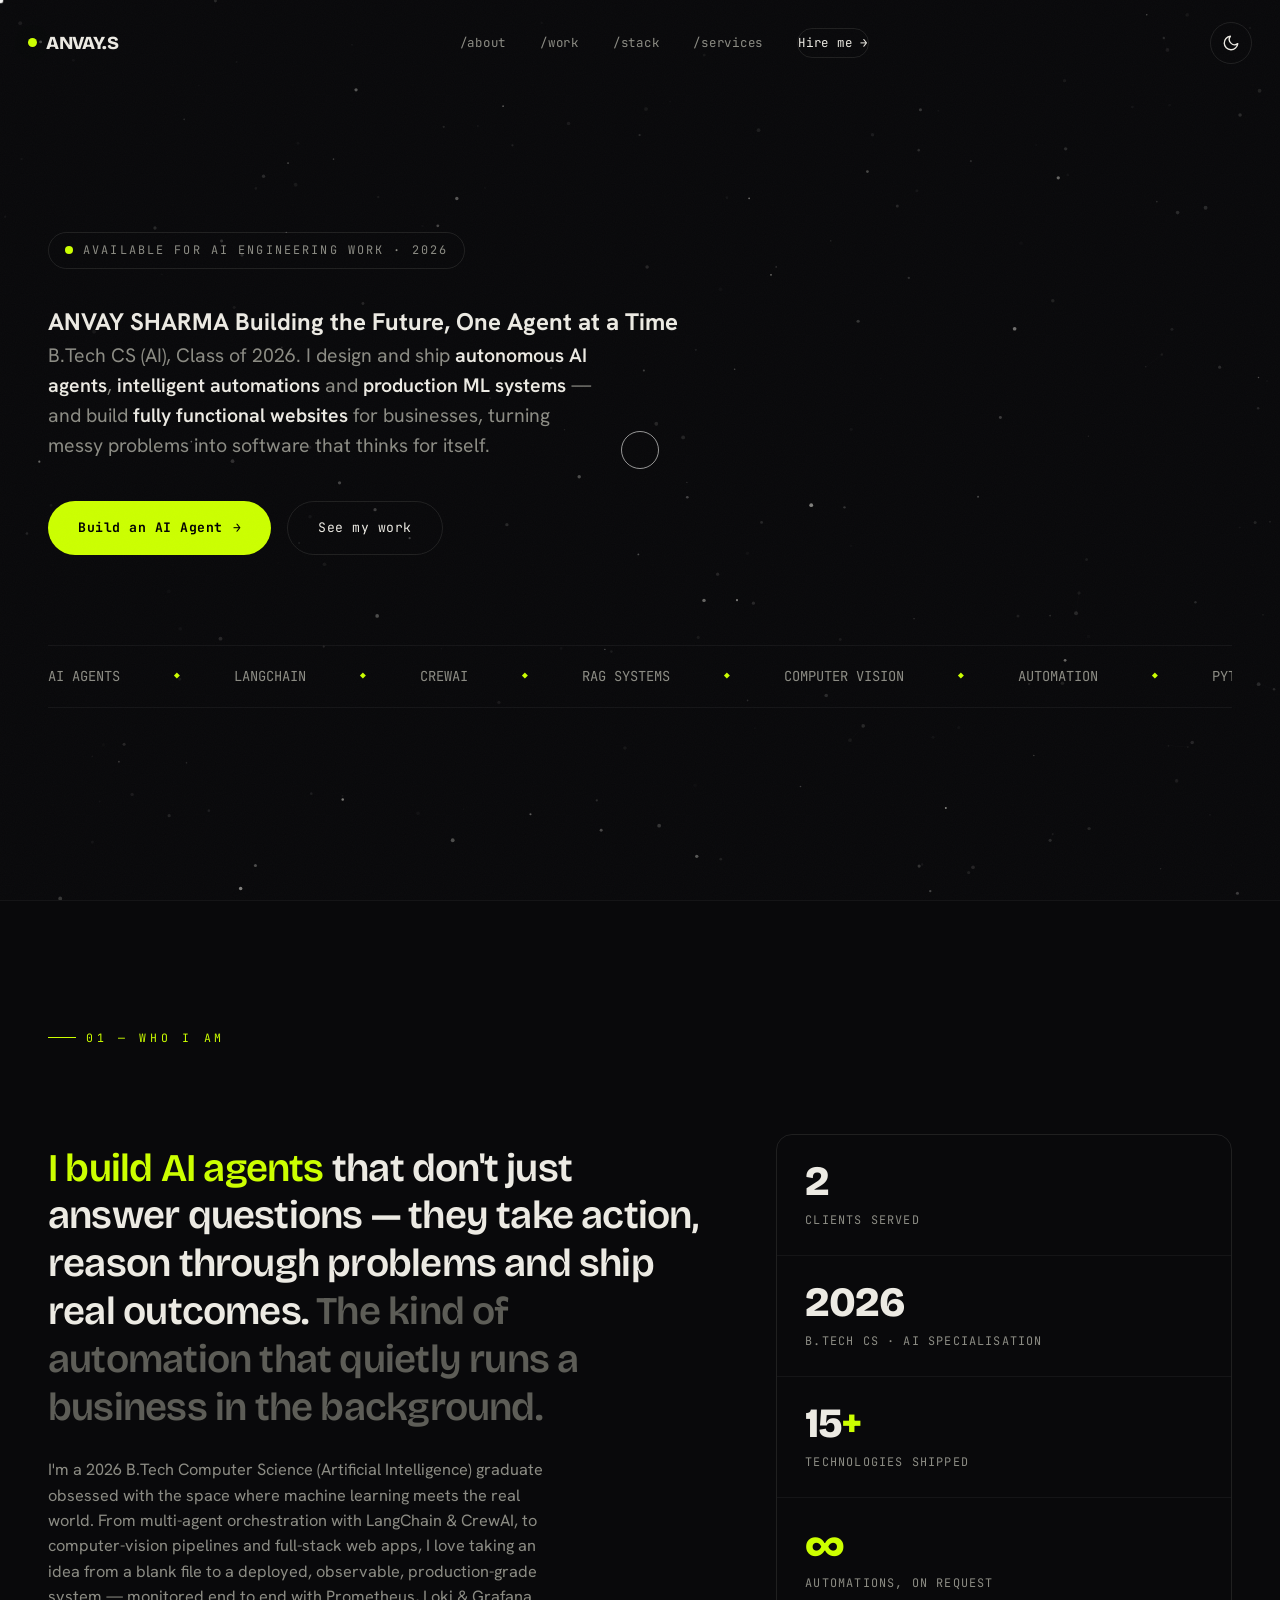
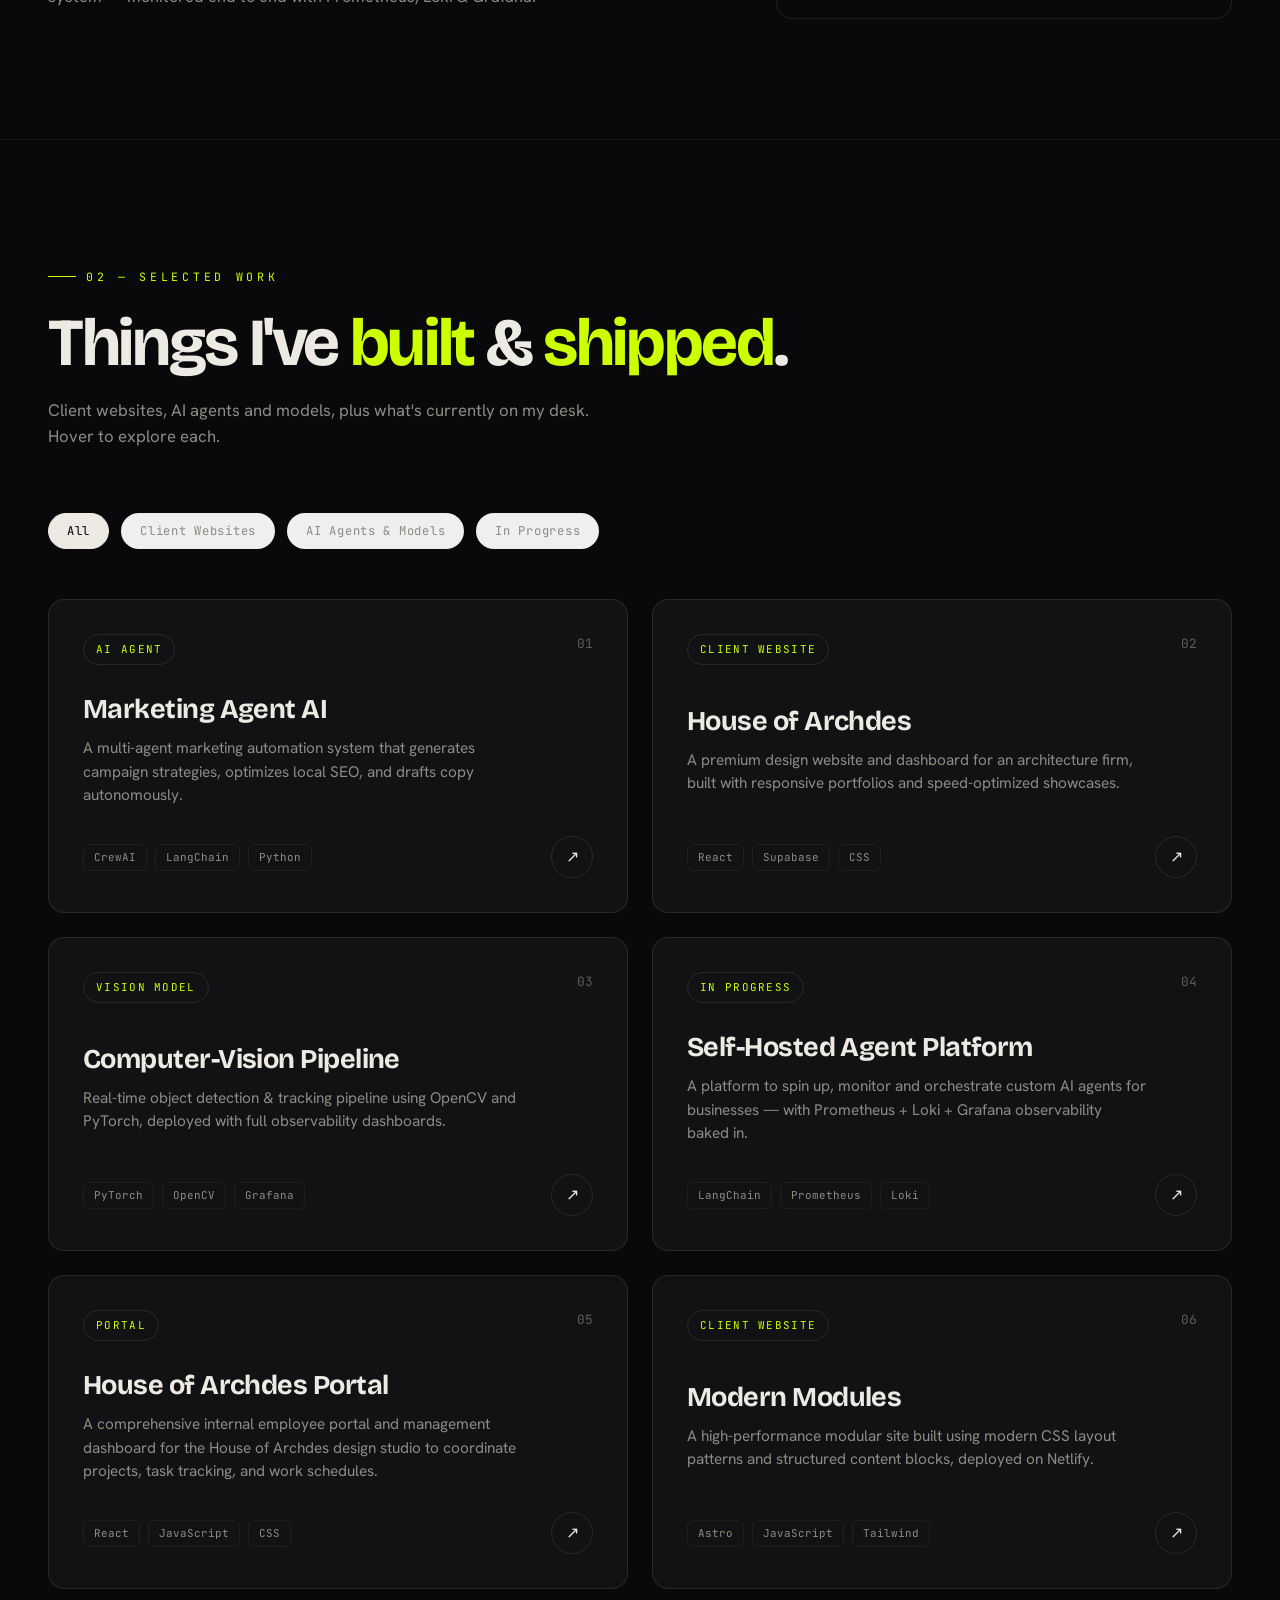
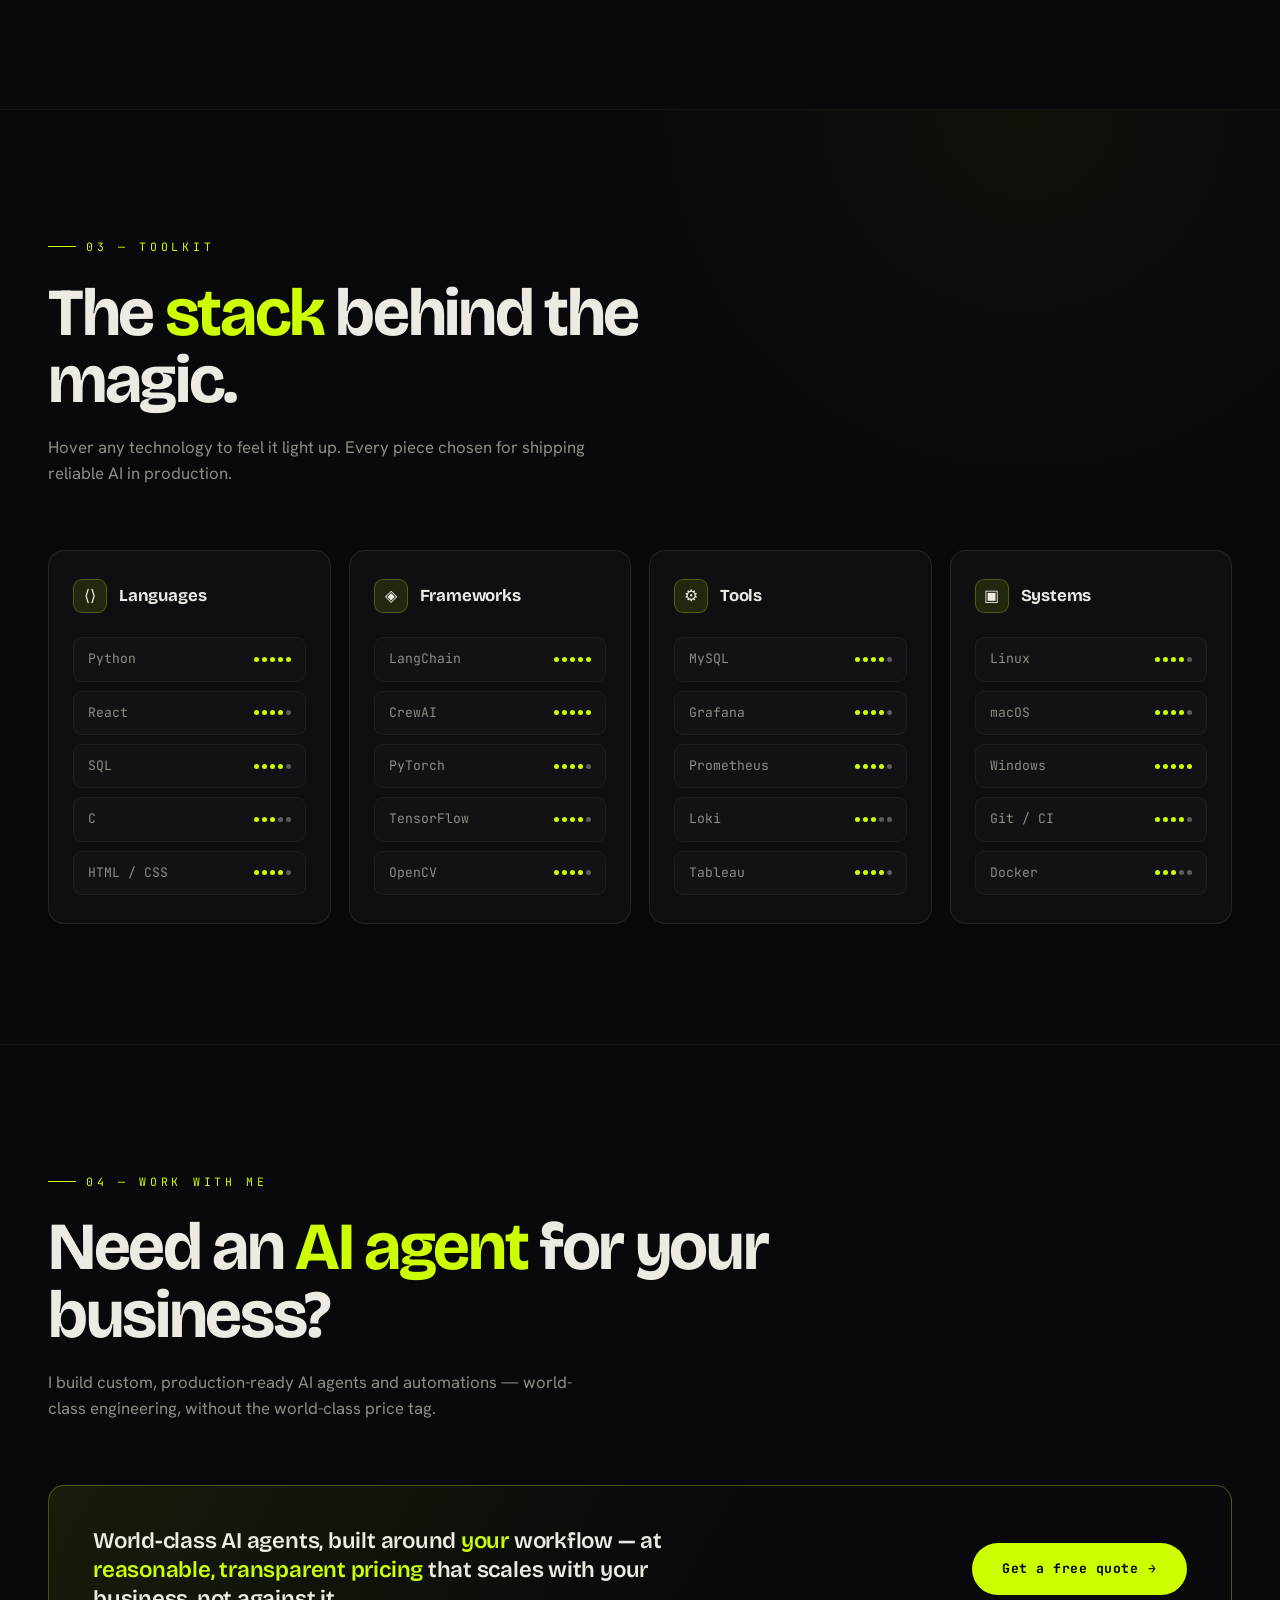
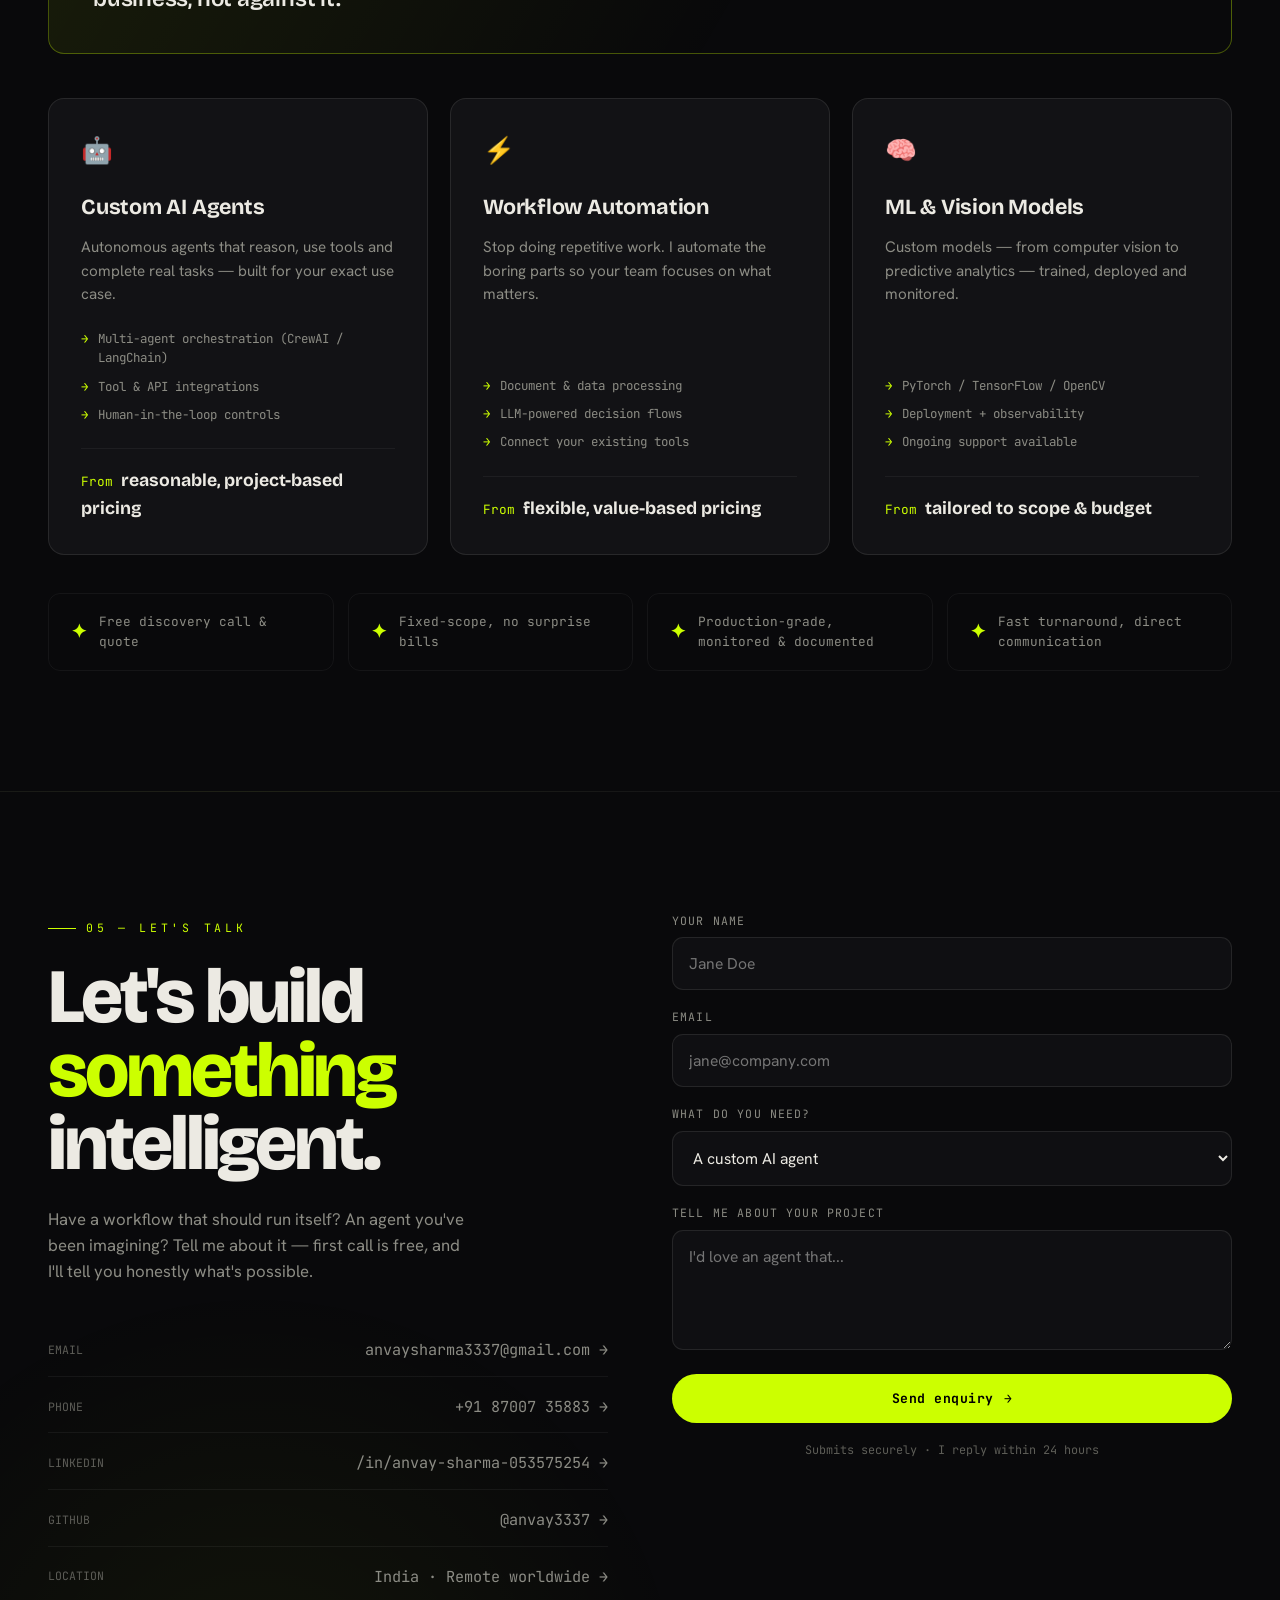
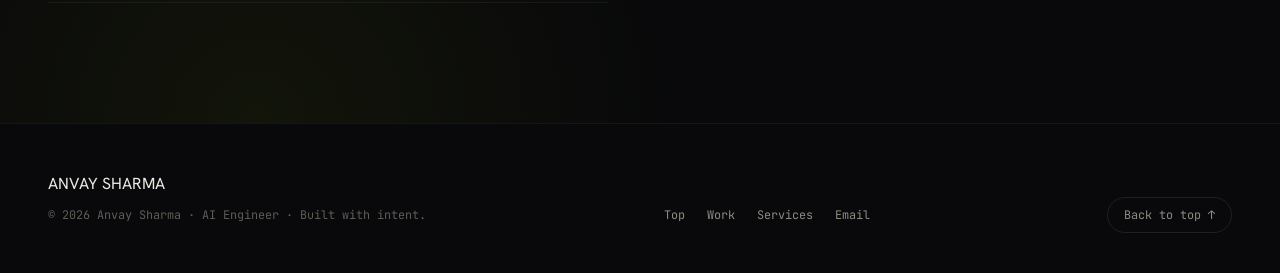
<file: anvay-portfolio/index.html>
<!DOCTYPE html>
<html lang="en">
<head>
<meta charset="UTF-8" />
<meta name="viewport" content="width=device-width, initial-scale=1.0" />
<title>Anvay Sharma</title>
<meta name="description" content="Anvay Sharma — AI Engineer. I build world-class AI agents & automations for businesses." />
<link rel="preconnect" href="https://fonts.googleapis.com">
<link rel="preconnect" href="https://fonts.gstatic.com" crossorigin>
<link href="https://fonts.googleapis.com/css2?family=Bricolage+Grotesque:opsz,wght@12..96,400;12..96,600;12..96,700;12..96,800&family=Hanken+Grotesk:wght@400;500;600&family=JetBrains+Mono:wght@400;500;700&display=swap" rel="stylesheet">
<link rel="stylesheet" href="style.css" />
</head>
<body>
<!-- ===================== PRELOADER ===================== -->
<div id="loader">
  <div class="loader-name" id="loaderName"></div>
  <div class="loader-bar"></div>
</div>

<!-- ===================== CUSTOM CURSOR ===================== -->
<div class="cursor-dot" id="cDot"></div>
<div class="cursor-ring" id="cRing"></div>

<!-- ===================== NEURAL CANVAS ===================== -->
<canvas id="neural"></canvas>

<!-- ===================== NAV ===================== -->
<nav id="nav">
  <a href="#hero" class="logo"><span class="dot"></span>ANVAY.S</a>
  <div class="nav-links" id="navLinks">
    <a href="#about">/about</a>
    <a href="#work">/work</a>
    <a href="#stack">/stack</a>
    <a href="#services">/services</a>
    <a href="#contact" class="nav-cta">Hire me →</a>
  </div>
  <button class="theme-toggle" id="themeToggle" aria-label="Toggle light/dark theme">
    <svg class="ic-moon" viewBox="0 0 24 24" fill="none" stroke="currentColor" stroke-width="1.8" stroke-linecap="round" stroke-linejoin="round"><path d="M21 12.8A9 9 0 1 1 11.2 3a7 7 0 0 0 9.8 9.8z"/></svg>
    <svg class="ic-sun" viewBox="0 0 24 24" fill="none" stroke="currentColor" stroke-width="1.8" stroke-linecap="round" stroke-linejoin="round"><circle cx="12" cy="12" r="4.2"/><path d="M12 2v2.5M12 19.5V22M4.2 4.2l1.8 1.8M18 18l1.8 1.8M2 12h2.5M19.5 12H22M4.2 19.8l1.8-1.8M18 6l1.8-1.8"/></svg>
  </button>
  <div class="burger" id="burger"><span></span><span></span><span></span></div>
</nav>

<!-- ===================== HERO ===================== -->
<section id="hero">
  <div class="wrap">
    <div class="hero-status"><span class="live"></span>AVAILABLE FOR AI ENGINEERING WORK · 2026</div>
    <h1 class="hero">
      <span class="line"><span>ANVAY&nbsp;SHARMA</span></span>
      <span class="line tag"><span>Building&nbsp;the&nbsp;Future,</span></span>
      <span class="line tag"><span class="acc">One&nbsp;Agent&nbsp;at&nbsp;a&nbsp;Time</span></span>
    </h1>
    <p class="hero-sub">
      B.Tech CS (AI), Class of 2026. I design and ship <b>autonomous AI agents</b>,
      <b>intelligent automations</b> and <b>production ML systems</b> — and build
      <b>fully functional websites</b> for businesses, turning messy problems into
      software that thinks for itself.
    </p>
    <div class="hero-actions">
      <a href="#services" class="btn btn-primary" data-magnetic>Build an AI Agent <span class="arr">→</span></a>
      <a href="#work" class="btn btn-ghost" data-magnetic>See my work</a>
    </div>

    <div class="hero-marquee">
      <div class="track" id="marqueeTrack">
        <span>AI AGENTS</span><span>LANGCHAIN</span><span>CREWAI</span><span>RAG SYSTEMS</span>
        <span>COMPUTER VISION</span><span>AUTOMATION</span><span>PYTORCH</span><span>TENSORFLOW</span>
      </div>
    </div>
  </div>
</section>

<!-- ===================== ABOUT ===================== -->
<section id="about" class="sec-pad">
  <div class="wrap">
    <div class="sec-head reveal">
      <div class="eyebrow">01 — Who I am</div>
    </div>
    <div class="about-grid">
      <div class="reveal">
        <p class="about-lead">
          <span class="hi">I build AI agents</span> that don't just answer questions —
          they take action, reason through problems and ship real outcomes.
          <span class="dim">The kind of automation that quietly runs a business in the background.</span>
        </p>
        <p class="about-body">
          I'm a 2026 B.Tech Computer Science (Artificial Intelligence) graduate obsessed with the
          space where machine learning meets the real world. From multi-agent orchestration with
          LangChain &amp; CrewAI, to computer-vision pipelines and full-stack web apps, I love taking
          an idea from a blank file to a deployed, observable, production-grade system —
          monitored end to end with Prometheus, Loki &amp; Grafana.
        </p>
      </div>
      <div class="stats reveal d1">
        <div class="stat"><div class="n">2</div><div class="l">Clients Served</div></div>
        <div class="stat"><div class="n">2026</div><div class="l">B.Tech CS · AI Specialisation</div></div>
        <div class="stat"><div class="n">15<em>+</em></div><div class="l">Technologies Shipped</div></div>
        <div class="stat"><div class="n"><em>∞</em></div><div class="l">Automations, On Request</div></div>
      </div>
    </div>
  </div>
</section>

<!-- ===================== WORK ===================== -->
<section id="work" class="sec-pad">
  <div class="wrap">
    <div class="sec-head reveal">
      <div class="eyebrow">02 — Selected work</div>
      <h2>Things I've <em>built</em> &amp; <em>shipped</em>.</h2>
      <p>Client websites, AI agents and models, plus what's currently on my desk. Hover to explore each.</p>
    </div>

    <div class="filters reveal d1">
      <button class="filter active" data-filter="all">All</button>
      <button class="filter" data-filter="web">Client Websites</button>
      <button class="filter" data-filter="ai">AI Agents &amp; Models</button>
      <button class="filter" data-filter="wip">In Progress</button>
    </div>

    <!-- =========================================================
         ✏️  EDIT YOUR PROJECTS HERE
         Change data-cat (web / ai / wip), titles, descriptions,
         tech tags and the link in each <a> wrapper / wc-go.
         ========================================================= -->
    <div class="work-grid" id="workGrid">

      <!-- AI AGENT -->
      <div class="work-card reveal" data-cat="ai" data-tilt>
        <div class="wc-top"><span class="wc-tag">AI Agent</span><span class="wc-idx">01</span></div>
        <div class="wc-body">
          <h3>Marketing Agent AI</h3>
          <p>A multi-agent marketing automation system that generates campaign strategies, optimizes local SEO, and drafts copy autonomously.</p>
        </div>
        <div class="wc-foot">
          <div class="wc-stack"><span>CrewAI</span><span>LangChain</span><span>Python</span></div>
          <a href="https://marketingagentai.netlify.app/" class="wc-go" aria-label="View project" target="_blank" rel="noopener noreferrer">↗</a>
        </div>
      </div>

      <!-- CLIENT WEBSITE -->
      <div class="work-card reveal d1" data-cat="web" data-tilt>
        <div class="wc-top"><span class="wc-tag">Client Website</span><span class="wc-idx">02</span></div>
        <div class="wc-body">
          <h3>House of Archdes</h3>
          <p>A premium design website and dashboard for an architecture firm, built with responsive portfolios and speed-optimized showcases.</p>
        </div>
        <div class="wc-foot">
          <div class="wc-stack"><span>React</span><span>Supabase</span><span>CSS</span></div>
          <a href="https://www.houseofarchdes.com/" class="wc-go" aria-label="View project" target="_blank" rel="noopener noreferrer">↗</a>
        </div>
      </div>

      <!-- AI MODEL -->
      <div class="work-card reveal d2" data-cat="ai" data-tilt>
        <div class="wc-top"><span class="wc-tag">Vision Model</span><span class="wc-idx">03</span></div>
        <div class="wc-body">
          <h3>Computer-Vision Pipeline</h3>
          <p>Real-time object detection &amp; tracking pipeline using OpenCV and PyTorch, deployed with full observability dashboards.</p>
        </div>
        <div class="wc-foot">
          <div class="wc-stack"><span>PyTorch</span><span>OpenCV</span><span>Grafana</span></div>
          <a href="#" class="wc-go" aria-label="View project">↗</a>
        </div>
      </div>

      <!-- WIP -->
      <div class="work-card reveal d3" data-cat="wip" data-tilt>
        <div class="wc-top"><span class="wc-tag">In Progress</span><span class="wc-idx">04</span></div>
        <div class="wc-body">
          <h3>Self-Hosted Agent Platform</h3>
          <p>A platform to spin up, monitor and orchestrate custom AI agents for businesses — with Prometheus + Loki + Grafana observability baked in.</p>
        </div>
        <div class="wc-foot">
          <div class="wc-stack"><span>LangChain</span><span>Prometheus</span><span>Loki</span></div>
          <a href="#" class="wc-go" aria-label="View project">↗</a>
        </div>
      </div>

      <!-- PORTAL -->
      <div class="work-card reveal" data-cat="web" data-tilt>
        <div class="wc-top"><span class="wc-tag">Portal</span><span class="wc-idx">05</span></div>
        <div class="wc-body">
          <h3>House of Archdes Portal</h3>
          <p>A comprehensive internal employee portal and management dashboard for the House of Archdes design studio to coordinate projects, task tracking, and work schedules.</p>
        </div>
        <div class="wc-foot">
          <div class="wc-stack"><span>React</span><span>JavaScript</span><span>CSS</span></div>
          <a href="https://hoaportal.netlify.app/" class="wc-go" aria-label="View project" target="_blank" rel="noopener noreferrer">↗</a>
        </div>
      </div>

      <!-- CLIENT WEBSITE -->
      <div class="work-card reveal d1" data-cat="web" data-tilt>
        <div class="wc-top"><span class="wc-tag">Client Website</span><span class="wc-idx">06</span></div>
        <div class="wc-body">
          <h3>Modern Modules</h3>
          <p>A high-performance modular site built using modern CSS layout patterns and structured content blocks, deployed on Netlify.</p>
        </div>
        <div class="wc-foot">
          <div class="wc-stack"><span>Astro</span><span>JavaScript</span><span>Tailwind</span></div>
          <a href="https://modern-modules.netlify.app/" class="wc-go" aria-label="View project" target="_blank" rel="noopener noreferrer">↗</a>
        </div>
      </div>

    </div>
  </div>
</section>

<!-- ===================== TECH STACK ===================== -->
<section id="stack" class="sec-pad">
  <div class="wrap">
    <div class="sec-head reveal">
      <div class="eyebrow">03 — Toolkit</div>
      <h2>The <em>stack</em> behind the magic.</h2>
      <p>Hover any technology to feel it light up. Every piece chosen for shipping reliable AI in production.</p>
    </div>

    <div class="stack-cats">
      <div class="cat reveal" data-tilt>
        <div class="cat-h"><div class="ic">⟨⟩</div><h4>Languages</h4></div>
        <div class="chips">
          <div class="chip">Python <span class="lvl"><i class="on"></i><i class="on"></i><i class="on"></i><i class="on"></i><i class="on"></i></span></div>
          <div class="chip">React <span class="lvl"><i class="on"></i><i class="on"></i><i class="on"></i><i class="on"></i><i></i></span></div>
          <div class="chip">SQL <span class="lvl"><i class="on"></i><i class="on"></i><i class="on"></i><i class="on"></i><i></i></span></div>
          <div class="chip">C <span class="lvl"><i class="on"></i><i class="on"></i><i class="on"></i><i></i><i></i></span></div>
          <div class="chip">HTML / CSS <span class="lvl"><i class="on"></i><i class="on"></i><i class="on"></i><i class="on"></i><i></i></span></div>
        </div>
      </div>

      <div class="cat reveal d1" data-tilt>
        <div class="cat-h"><div class="ic">◈</div><h4>Frameworks</h4></div>
        <div class="chips">
          <div class="chip">LangChain <span class="lvl"><i class="on"></i><i class="on"></i><i class="on"></i><i class="on"></i><i class="on"></i></span></div>
          <div class="chip">CrewAI <span class="lvl"><i class="on"></i><i class="on"></i><i class="on"></i><i class="on"></i><i class="on"></i></span></div>
          <div class="chip">PyTorch <span class="lvl"><i class="on"></i><i class="on"></i><i class="on"></i><i class="on"></i><i></i></span></div>
          <div class="chip">TensorFlow <span class="lvl"><i class="on"></i><i class="on"></i><i class="on"></i><i class="on"></i><i></i></span></div>
          <div class="chip">OpenCV <span class="lvl"><i class="on"></i><i class="on"></i><i class="on"></i><i class="on"></i><i></i></span></div>
        </div>
      </div>

      <div class="cat reveal d2" data-tilt>
        <div class="cat-h"><div class="ic">⚙</div><h4>Tools</h4></div>
        <div class="chips">
          <div class="chip">MySQL <span class="lvl"><i class="on"></i><i class="on"></i><i class="on"></i><i class="on"></i><i></i></span></div>
          <div class="chip">Grafana <span class="lvl"><i class="on"></i><i class="on"></i><i class="on"></i><i class="on"></i><i></i></span></div>
          <div class="chip">Prometheus <span class="lvl"><i class="on"></i><i class="on"></i><i class="on"></i><i class="on"></i><i></i></span></div>
          <div class="chip">Loki <span class="lvl"><i class="on"></i><i class="on"></i><i class="on"></i><i></i><i></i></span></div>
          <div class="chip">Tableau <span class="lvl"><i class="on"></i><i class="on"></i><i class="on"></i><i class="on"></i><i></i></span></div>
        </div>
      </div>

      <div class="cat reveal d3" data-tilt>
        <div class="cat-h"><div class="ic">▣</div><h4>Systems</h4></div>
        <div class="chips">
          <div class="chip">Linux <span class="lvl"><i class="on"></i><i class="on"></i><i class="on"></i><i class="on"></i><i></i></span></div>
          <div class="chip">macOS <span class="lvl"><i class="on"></i><i class="on"></i><i class="on"></i><i class="on"></i><i></i></span></div>
          <div class="chip">Windows <span class="lvl"><i class="on"></i><i class="on"></i><i class="on"></i><i class="on"></i><i class="on"></i></span></div>
          <div class="chip">Git / CI <span class="lvl"><i class="on"></i><i class="on"></i><i class="on"></i><i class="on"></i><i></i></span></div>
          <div class="chip">Docker <span class="lvl"><i class="on"></i><i class="on"></i><i class="on"></i><i></i><i></i></span></div>
        </div>
      </div>
    </div>
  </div>
</section>

<!-- ===================== SERVICES / HIRE ME ===================== -->
<section id="services" class="sec-pad">
  <div class="wrap">
    <div class="sec-head reveal">
      <div class="eyebrow">04 — Work with me</div>
      <h2>Need an <em>AI agent</em> for your business?</h2>
      <p>I build custom, production-ready AI agents and automations — world-class engineering, without the world-class price tag.</p>
    </div>

    <div class="svc-banner reveal">
      <p>World-class AI agents, built around <span>your</span> workflow — at <span>reasonable, transparent pricing</span> that scales with your business, not against it.</p>
      <a href="#contact" class="btn btn-primary" data-magnetic>Get a free quote <span class="arr">→</span></a>
    </div>

    <div class="svc-grid">
      <div class="svc reveal" data-tilt>
        <div class="svc-ic">🤖</div>
        <h3>Custom AI Agents</h3>
        <p>Autonomous agents that reason, use tools and complete real tasks — built for your exact use case.</p>
        <ul>
          <li>Multi-agent orchestration (CrewAI / LangChain)</li>
          <li>Tool &amp; API integrations</li>
          <li>Human-in-the-loop controls</li>
        </ul>
        <div class="price">From <b>reasonable, project-based pricing</b></div>
      </div>

      <div class="svc reveal d1" data-tilt>
        <div class="svc-ic">⚡</div>
        <h3>Workflow Automation</h3>
        <p>Stop doing repetitive work. I automate the boring parts so your team focuses on what matters.</p>
        <ul>
          <li>Document &amp; data processing</li>
          <li>LLM-powered decision flows</li>
          <li>Connect your existing tools</li>
        </ul>
        <div class="price">From <b>flexible, value-based pricing</b></div>
      </div>

      <div class="svc reveal d2" data-tilt>
        <div class="svc-ic">🧠</div>
        <h3>ML &amp; Vision Models</h3>
        <p>Custom models — from computer vision to predictive analytics — trained, deployed and monitored.</p>
        <ul>
          <li>PyTorch / TensorFlow / OpenCV</li>
          <li>Deployment + observability</li>
          <li>Ongoing support available</li>
        </ul>
        <div class="price">From <b>tailored to scope &amp; budget</b></div>
      </div>
    </div>

    <div class="value-strip reveal d1">
      <div><b>✦</b> Free discovery call &amp; quote</div>
      <div><b>✦</b> Fixed-scope, no surprise bills</div>
      <div><b>✦</b> Production-grade, monitored &amp; documented</div>
      <div><b>✦</b> Fast turnaround, direct communication</div>
    </div>
  </div>
</section>

<!-- ===================== CONTACT ===================== -->
<section id="contact" class="sec-pad">
  <div class="wrap">
    <div class="contact-grid">
      <div class="contact-left reveal">
        <div class="eyebrow">05 — Let's talk</div>
        <h2>Let's build <em>something</em> intelligent.</h2>
        <p>Have a workflow that should run itself? An agent you've been imagining? Tell me about it — first call is free, and I'll tell you honestly what's possible.</p>
        <div class="contact-meta">
          <!-- ✏️ EDIT: your real email / links below -->
          <a href="mailto:anvaysharma3337@gmail.com"><span>EMAIL</span>anvaysharma3337@gmail.com →</a>
          <a href="tel:8700735883"><span>PHONE</span>+91 87007 35883 →</a>
          <a href="https://www.linkedin.com/in/anvay-sharma-053575254"><span>LINKEDIN</span>/in/anvay-sharma-053575254 →</a>
          <a href="https://github.com/anvay3337"><span>GITHUB</span>@anvay3337 →</a>
          <a href="#"><span>LOCATION</span>India · Remote worldwide →</a>
        </div>
      </div>

      <div class="reveal d1">
        <div class="form" id="contactForm">
          <div class="field">
            <label for="name">Your name</label>
            <input type="text" id="name" placeholder="Jane Doe" />
          </div>
          <div class="field">
            <label for="email">Email</label>
            <input type="email" id="email" placeholder="jane@company.com" />
          </div>
          <div class="field">
            <label for="type">What do you need?</label>
            <select id="type">
              <option>A custom AI agent</option>
              <option>Workflow automation</option>
              <option>An ML / vision model</option>
              <option>A website or web app</option>
              <option>Not sure yet — let's chat</option>
            </select>
          </div>
          <div class="field">
            <label for="msg">Tell me about your project</label>
            <textarea id="msg" placeholder="I'd love an agent that..."></textarea>
          </div>
          <button class="btn btn-primary" id="sendBtn" data-magnetic>Send enquiry <span class="arr">→</span></button>
          <p class="form-note" id="formNote">Submits securely · I reply within 24 hours</p>
        </div>
      </div>
    </div>
  </div>
</section>

<!-- ===================== FOOTER ===================== -->
<footer>
  <div class="wrap">
    <div class="foot big">ANVAY SHARMA</div>
    <div class="foot">
      <small>© 2026 Anvay Sharma · AI Engineer · Built with intent.</small>
      <div class="foot-links">
        <a href="#hero">Top</a>
        <a href="#work">Work</a>
        <a href="#services">Services</a>
        <a href="mailto:anvaysharma3337@gmail.com">Email</a>
      </div>
      <a href="#hero" class="totop" data-magnetic>Back to top ↑</a>
    </div>
  </div>
</footer>
<script src="script.js"></script>
</body>
</html>
</file>
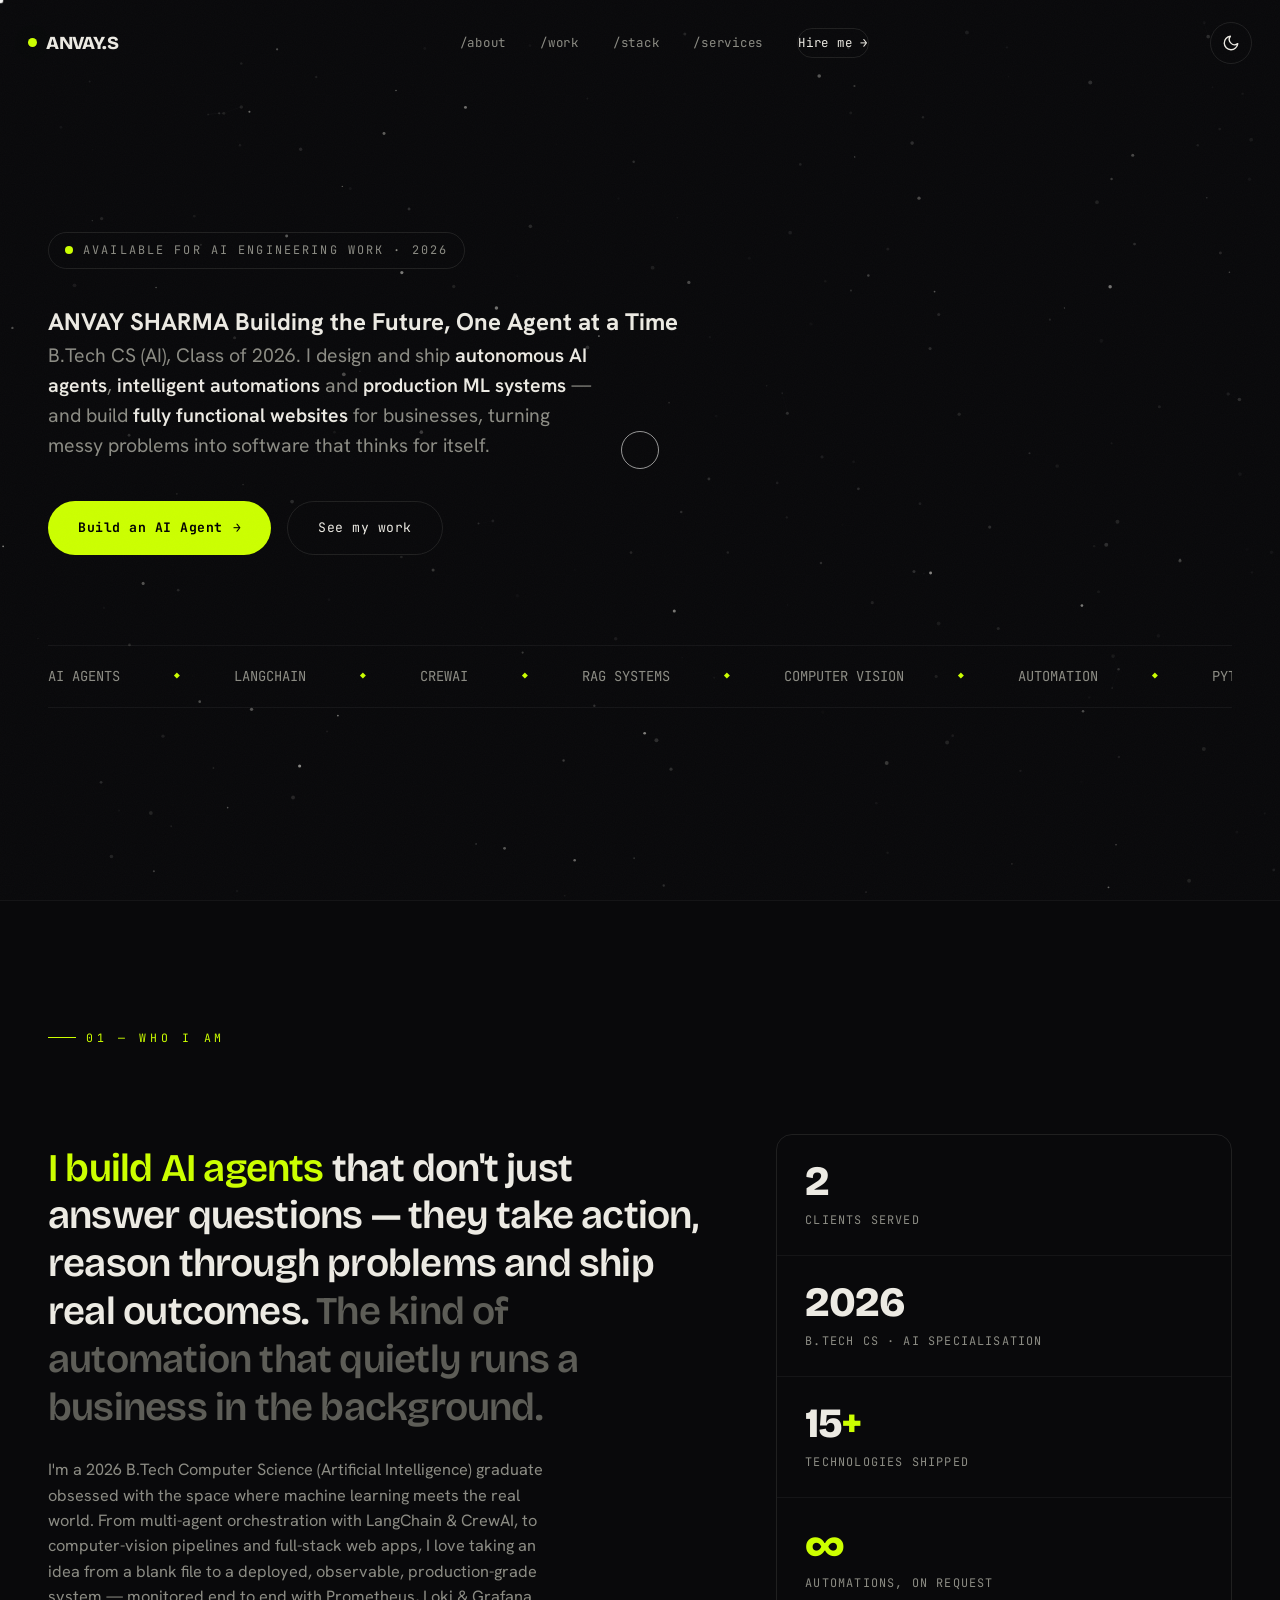
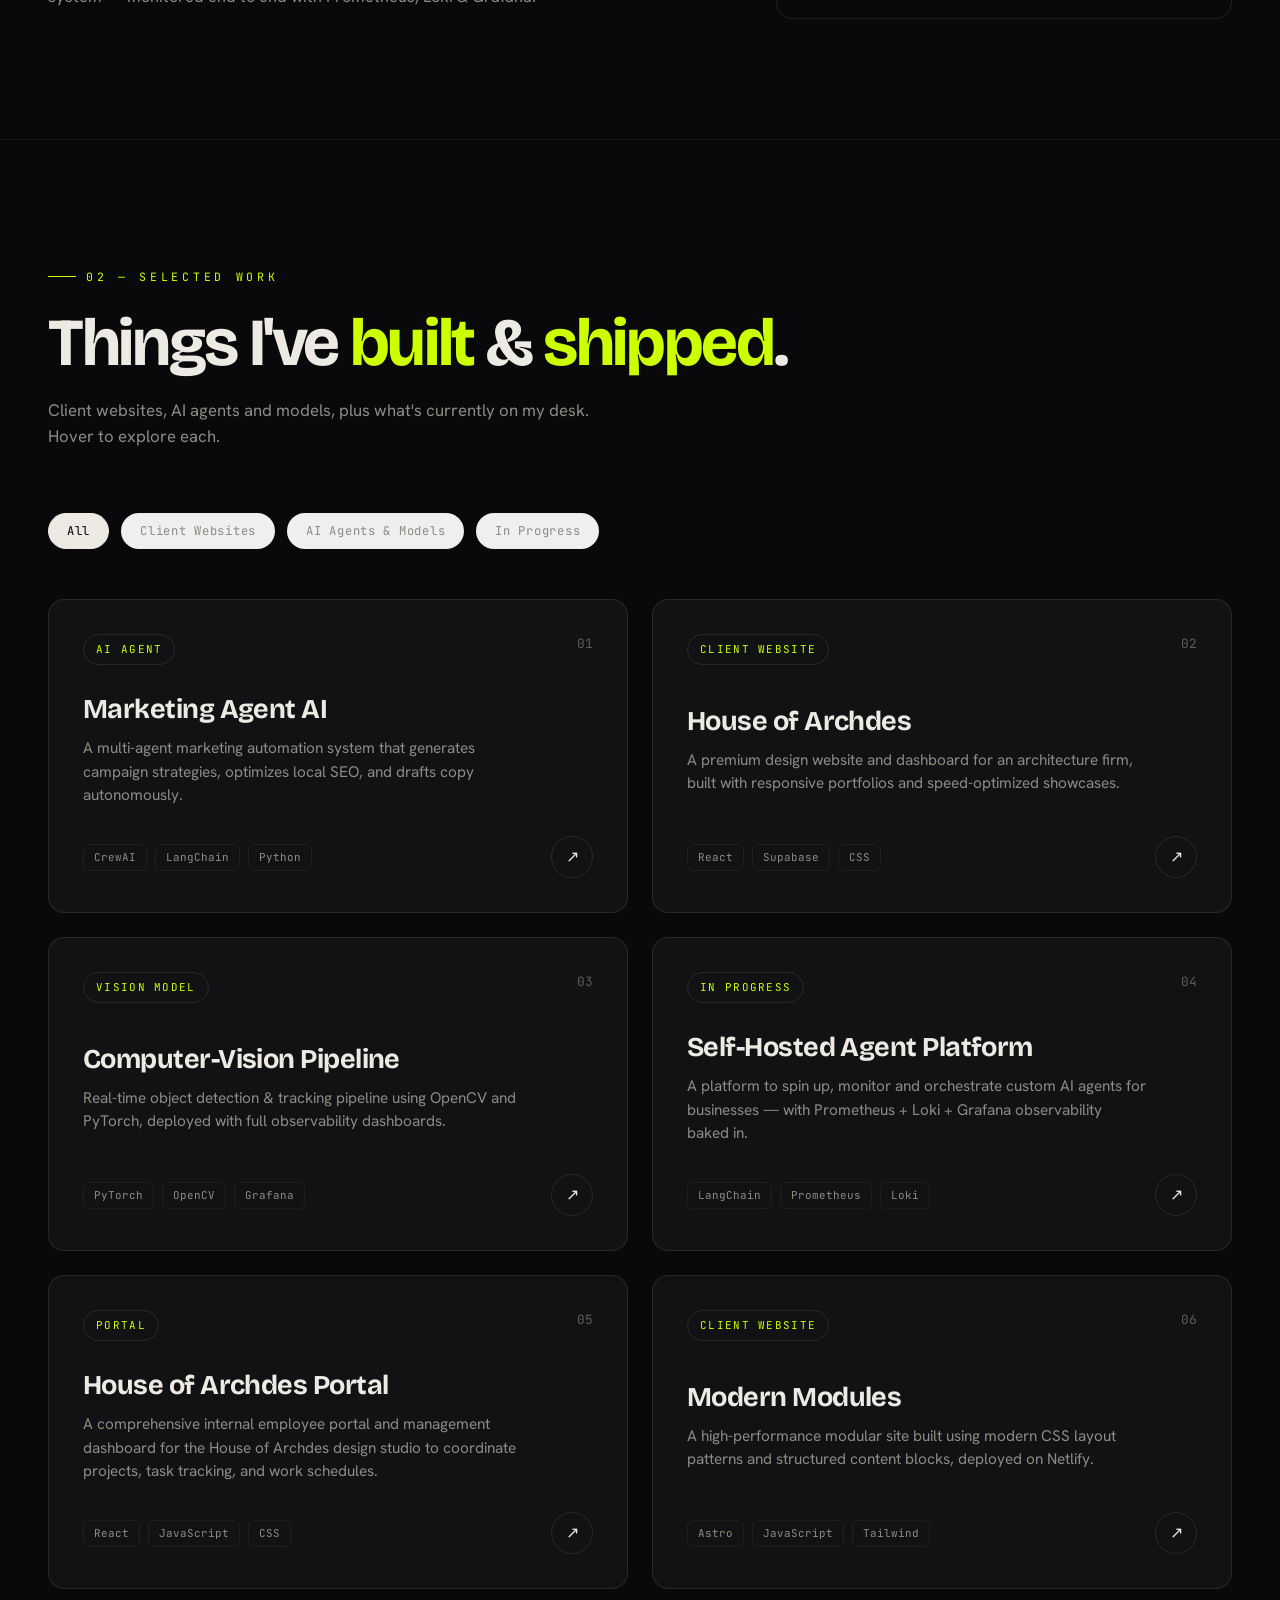
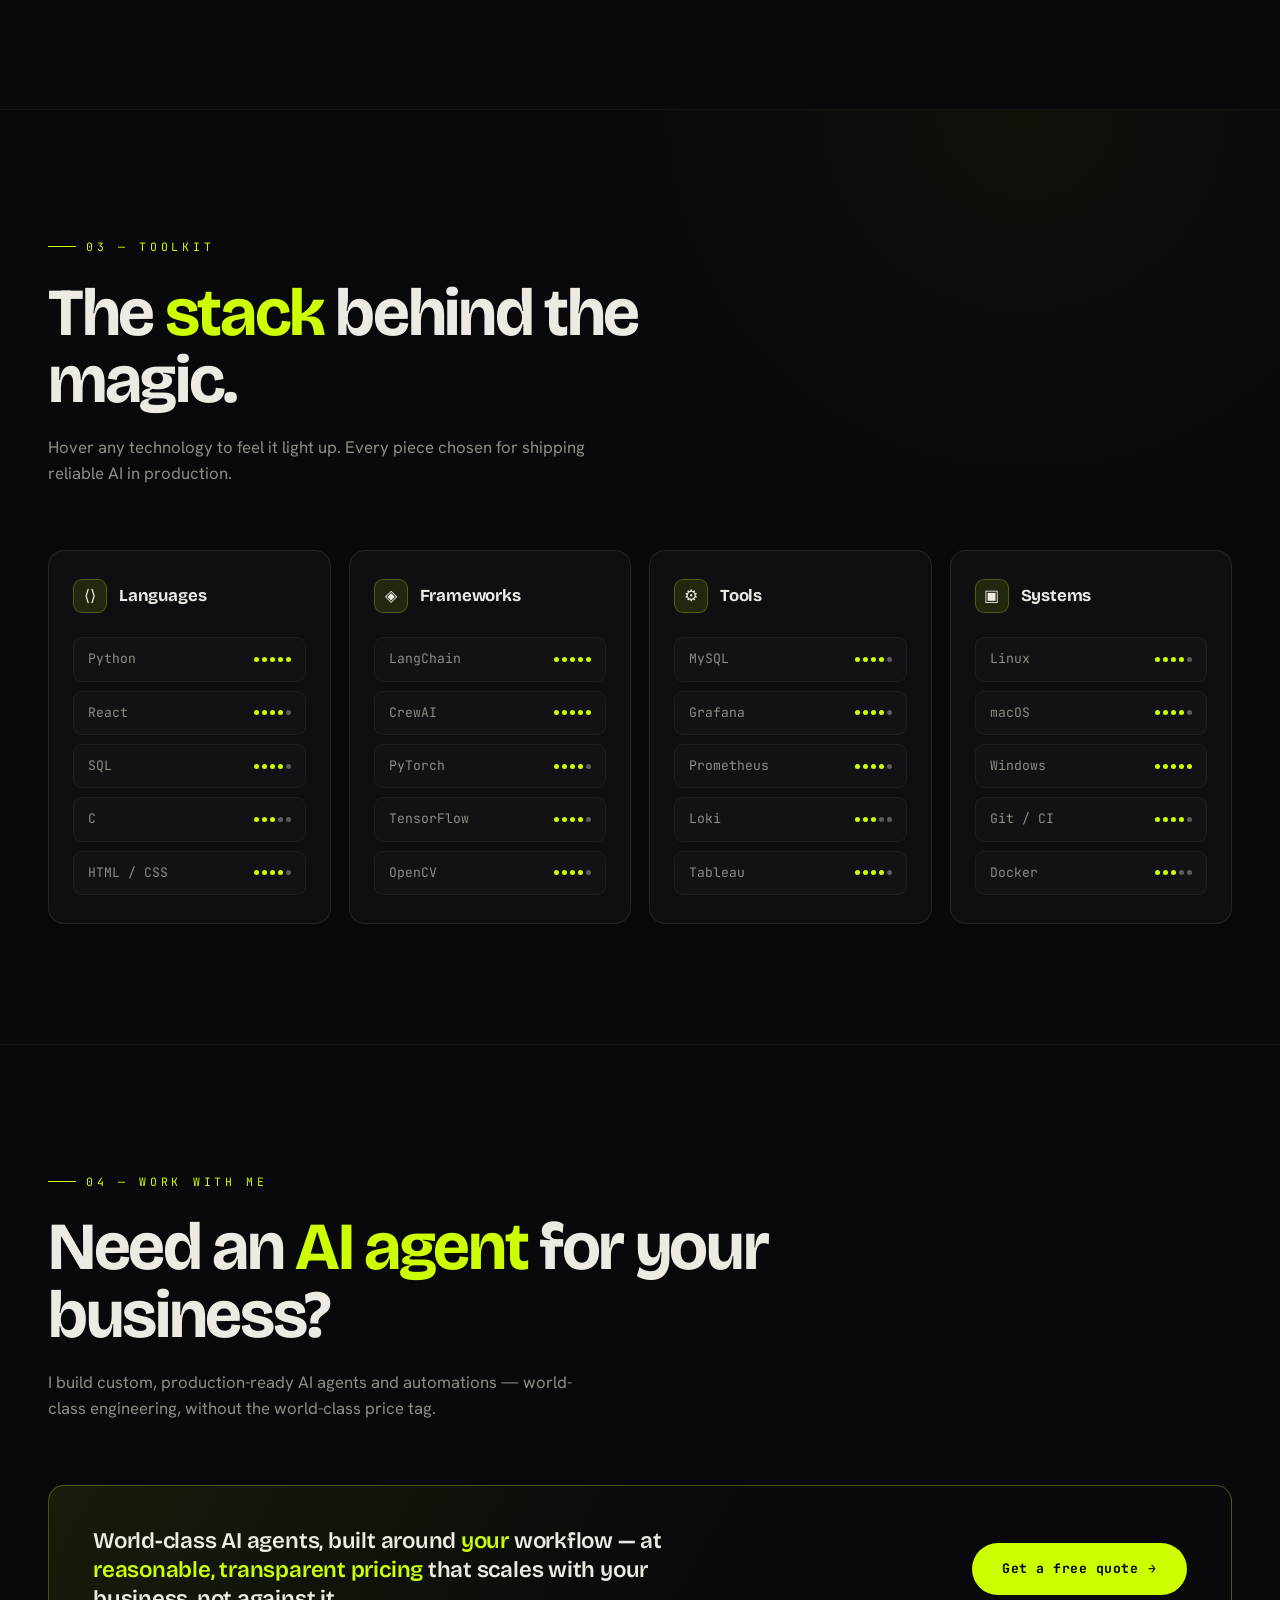
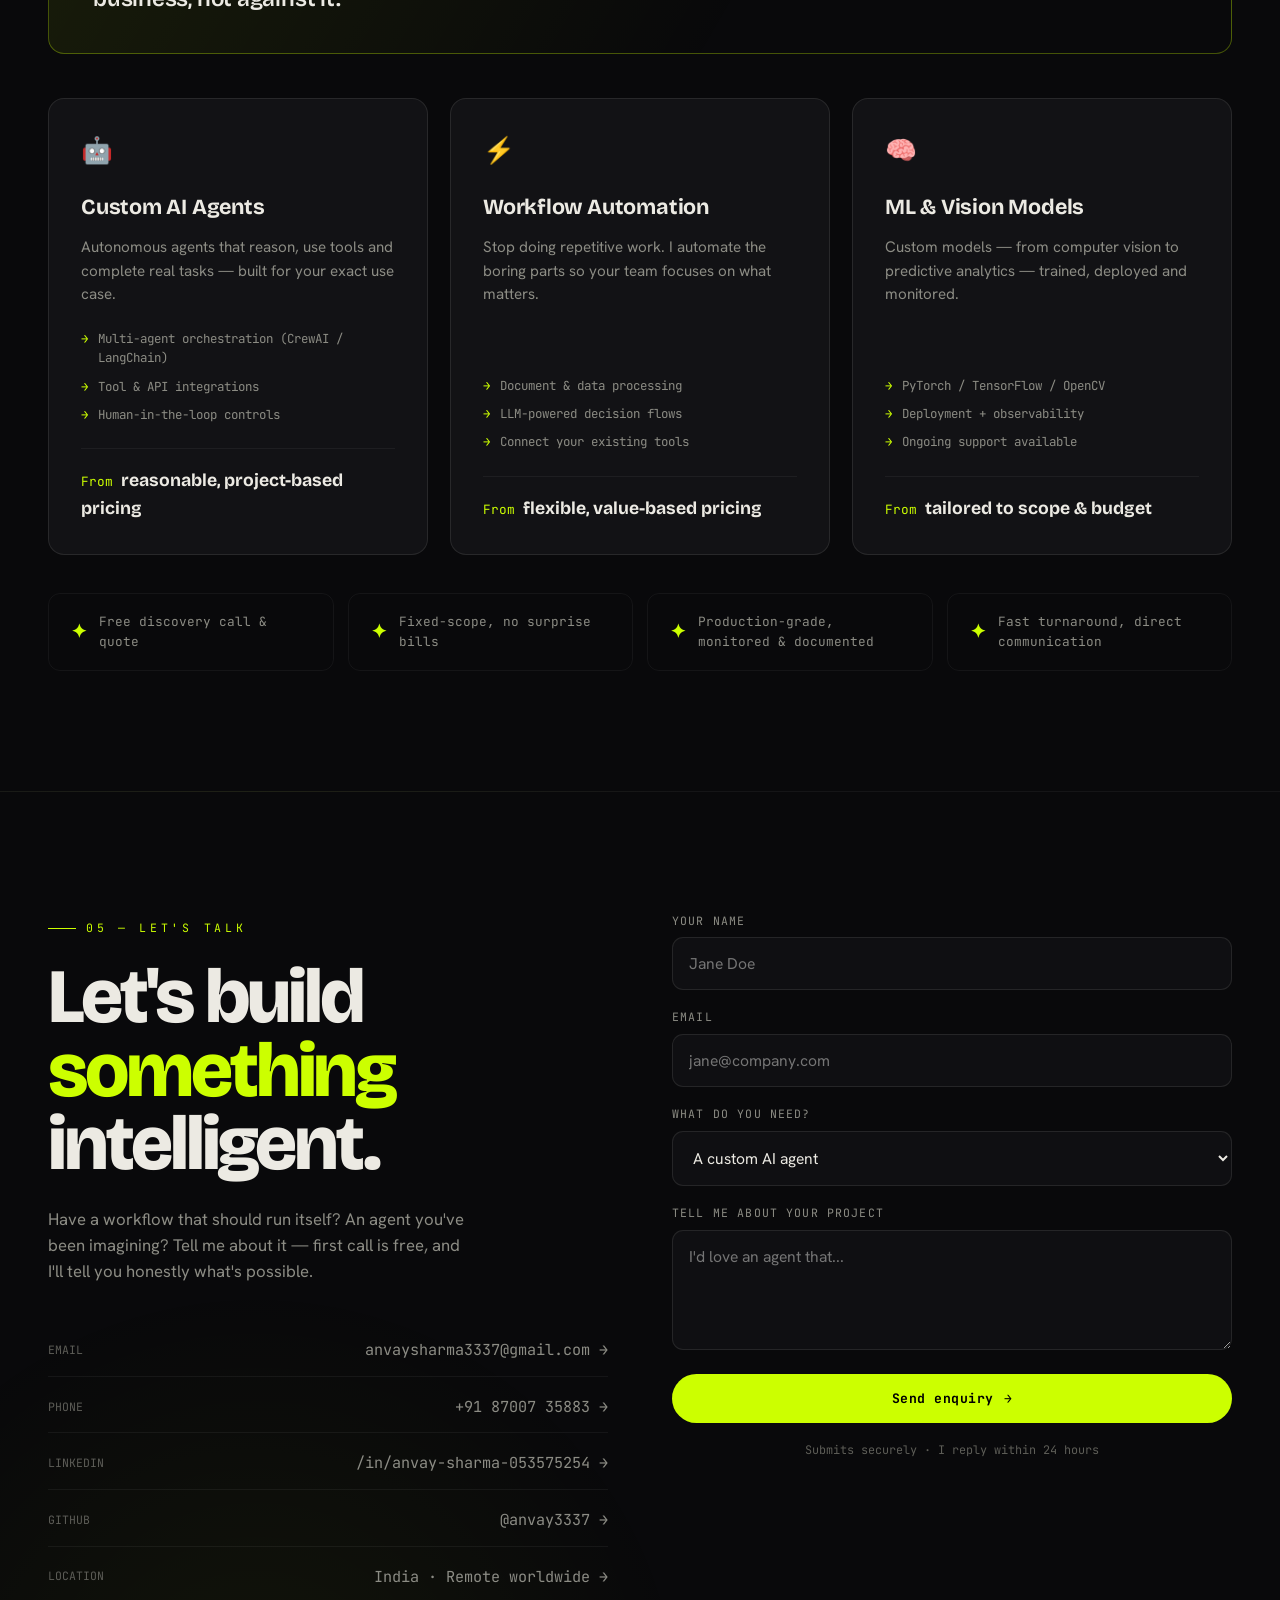
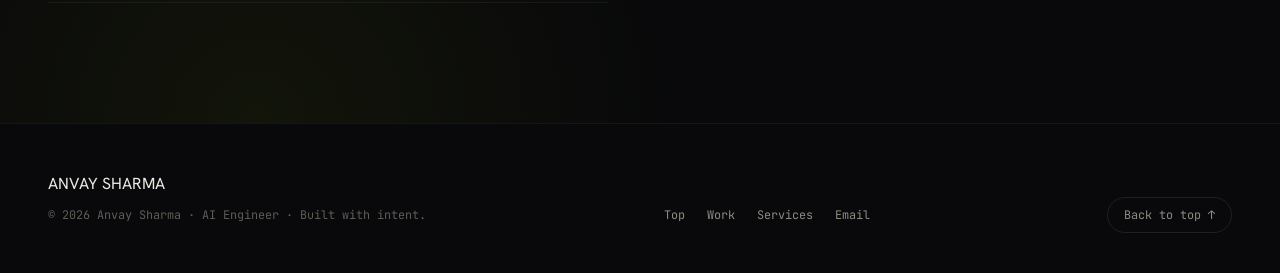
<file: anvay-sharma-portfolio.html>
<!DOCTYPE html>
<html lang="en">
<head>
<meta charset="UTF-8" />
<meta name="viewport" content="width=device-width, initial-scale=1.0" />
<title>Anvay Sharma</title>
<meta name="description" content="Anvay Sharma — AI Engineer. I build world-class AI agents & automations for businesses." />

<!-- ============================================================
     FONTS  (distinctive: Bricolage Grotesque + JetBrains Mono + Hanken Grotesk)
     ============================================================ -->
<link rel="preconnect" href="https://fonts.googleapis.com">
<link rel="preconnect" href="https://fonts.gstatic.com" crossorigin>
<link href="https://fonts.googleapis.com/css2?family=Bricolage+Grotesque:opsz,wght@12..96,400;12..96,600;12..96,700;12..96,800&family=Hanken+Grotesk:wght@400;500;600&family=JetBrains+Mono:wght@400;500;700&display=swap" rel="stylesheet">

<style>
/* =================================================================
   DESIGN TOKENS
   ================================================================= */
:root{
  --bg:        #09090b;
  --bg-2:      #0f0f12;
  --bg-card:   #121215;
  --ink:       #ECEAE3;
  --muted:     #8c8c84;
  --muted-2:   #5d5d57;
  --acid:      #CCFF00;        /* electric lime — the signature */
  --acid-dim:  #9bc400;
  --line:      rgba(236,234,227,0.10);
  --line-soft: rgba(236,234,227,0.055);
  --glow:      0 0 60px rgba(204,255,0,0.25);
  --acc:       #CCFF00;        /* readable accent (text) — bright in dark mode */
  --r:         16px;
  --maxw:      1240px;
  --ease:      cubic-bezier(0.16, 1, 0.3, 1);
}

/* ---------- LIGHT THEME ---------- */
body.light{
  --bg:        #F3F1E9;
  --bg-2:      #FBFAF5;
  --bg-card:   #FFFFFF;
  --ink:       #14140F;
  --muted:     #6b6b61;
  --muted-2:   #a3a399;
  --acid:      #CCFF00;        /* keep lime bright for fills/glows */
  --acc:       #4f7000;        /* deep lime for legible accent text */
  --line:      rgba(20,20,15,0.12);
  --line-soft: rgba(20,20,15,0.07);
  --glow:      0 0 50px rgba(204,255,0,0.45);
}
/* foreground accent text uses --acc so it stays legible in light mode */
.eyebrow,.hero h1 .acc,.sec-head h2 em,.about-lead .hi,.wc-tag,
.contact-left h2 em,.svc .price,.value-strip b,
.contact-meta a:hover,.foot-links a:hover{color:var(--acc);}
.eyebrow::before{background:var(--acc);}
.svc li::before{color:var(--acc);}
body.light::after{opacity:0.015;}

/* =================================================================
   RESET / BASE
   ================================================================= */
*{margin:0;padding:0;box-sizing:border-box;}
html{scroll-behavior:smooth;}
body{
  background:var(--bg);
  color:var(--ink);
  font-family:'Hanken Grotesk',sans-serif;
  font-weight:400;
  line-height:1.55;
  overflow-x:hidden;
  -webkit-font-smoothing:antialiased;
  cursor:none;
  transition:background .5s var(--ease),color .5s var(--ease);
}
@media (pointer:coarse){ body{cursor:auto;} }
a{color:inherit;text-decoration:none;}
img{max-width:100%;display:block;}
::selection{background:var(--acid);color:#000;}

/* subtle film grain overlay */
body::after{
  content:"";position:fixed;inset:0;pointer-events:none;z-index:9998;
  opacity:0.025;
  background-image:url("data:image/svg+xml,%3Csvg xmlns='http://www.w3.org/2000/svg' width='120' height='120'%3E%3Cfilter id='n'%3E%3CfeTurbulence type='fractalNoise' baseFrequency='0.9' numOctaves='3'/%3E%3C/filter%3E%3Crect width='100%25' height='100%25' filter='url(%23n)'/%3E%3C/svg%3E");
}

/* =================================================================
   CANVAS  (mouse-reactive neural net)
   ================================================================= */
#neural{position:fixed;inset:0;z-index:0;pointer-events:none;}

/* =================================================================
   CUSTOM CURSOR
   ================================================================= */
.cursor-dot,.cursor-ring{
  position:fixed;top:0;left:0;z-index:9999;pointer-events:none;
  border-radius:50%;transform:translate(-50%,-50%);
  mix-blend-mode:difference;
}
.cursor-dot{width:7px;height:7px;background:#fff;transition:width .25s,height .25s;}
.cursor-ring{
  width:38px;height:38px;border:1px solid rgba(255,255,255,.6);
  transition:width .3s var(--ease),height .3s var(--ease),
             background .3s, border-color .3s;
}
.cursor-ring.hover{width:64px;height:64px;background:rgba(204,255,0,.15);border-color:var(--acid);}
.cursor-ring.text{width:8px;height:8px;background:#fff;border-color:transparent;}
@media (pointer:coarse){.cursor-dot,.cursor-ring{display:none;}}

/* =================================================================
   PRELOADER
   ================================================================= */
#loader{
  position:fixed;inset:0;z-index:10000;background:var(--bg);
  display:flex;align-items:center;justify-content:center;
  transition:opacity .6s,visibility .6s;
}
#loader.done{opacity:0;visibility:hidden;}
.loader-name{
  font-family:'Bricolage Grotesque';font-weight:800;
  font-size:clamp(2rem,9vw,6rem);letter-spacing:-.04em;
  color:var(--ink);overflow:hidden;display:flex;
}
.loader-name span{
  display:inline-block;transform:translateY(110%);
  animation:loadUp .8s var(--ease) forwards;
}
@keyframes loadUp{to{transform:translateY(0);}}
.loader-bar{
  position:absolute;bottom:0;left:0;height:3px;background:var(--acid);
  width:0;animation:loadBar 1.6s var(--ease) forwards;box-shadow:var(--glow);
}
@keyframes loadBar{to{width:100%;}}

/* =================================================================
   LAYOUT HELPERS
   ================================================================= */
.wrap{max-width:var(--maxw);margin:0 auto;padding:0 28px;position:relative;z-index:2;}
section{position:relative;z-index:2;}
.eyebrow{
  font-family:'JetBrains Mono';font-size:.72rem;letter-spacing:.32em;
  text-transform:uppercase;color:var(--acid);display:inline-flex;
  align-items:center;gap:10px;margin-bottom:24px;
}
.eyebrow::before{content:"";width:28px;height:1px;background:var(--acid);display:inline-block;}

/* reveal animation */
.reveal{opacity:0;transform:translateY(40px);transition:opacity .9s var(--ease),transform .9s var(--ease);}
.reveal.in{opacity:1;transform:none;}
.reveal.d1{transition-delay:.08s;} .reveal.d2{transition-delay:.16s;}
.reveal.d3{transition-delay:.24s;} .reveal.d4{transition-delay:.32s;}

/* =================================================================
   NAV
   ================================================================= */
nav{
  position:fixed;top:0;left:0;width:100%;z-index:900;
  display:flex;align-items:center;justify-content:space-between;
  padding:22px 28px;transition:padding .4s,background .4s,backdrop-filter .4s;
  max-width:100vw;
}
nav.scrolled{
  padding:14px 28px;background:rgba(9,9,11,.72);
  backdrop-filter:blur(14px);border-bottom:1px solid var(--line-soft);
}
.logo{
  font-family:'Bricolage Grotesque';font-weight:800;font-size:1.15rem;
  letter-spacing:-.02em;display:flex;align-items:center;gap:9px;
}
.logo .dot{width:9px;height:9px;border-radius:50%;background:var(--acid);box-shadow:var(--glow);
  animation:pulse 2.4s infinite;}
@keyframes pulse{0%,100%{transform:scale(1);opacity:1;}50%{transform:scale(1.4);opacity:.6;}}
.nav-links{display:flex;gap:34px;align-items:center;}
.nav-links a{
  font-family:'JetBrains Mono';font-size:.78rem;letter-spacing:.06em;
  color:var(--muted);position:relative;padding:4px 0;transition:color .3s;
}
.nav-links a::after{content:"";position:absolute;left:0;bottom:-2px;width:0;height:1px;background:var(--acid);transition:width .35s var(--ease);}
.nav-links a:hover{color:var(--ink);}
.nav-links a:hover::after{width:100%;}
.nav-cta{
  display: inline-block;
  white-space: nowrap;
  border:1px solid var(--line);
  padding: 10px 24px;
  border-radius:100px;
  color:var(--ink)!important;
  transition:all .35s var(--ease);
}
.nav-cta:hover{background:var(--acid);color:#000!important;border-color:var(--acid);}
.nav-cta::after{display:none;}
/* theme toggle */
.theme-toggle{
  width:42px;height:42px;border-radius:50%;border:1px solid var(--line);
  display:grid;place-items:center;background:transparent;color:var(--ink);
  cursor:none;transition:all .35s var(--ease);flex-shrink:0;
}
.theme-toggle:hover{background:var(--acid);color:#000;border-color:var(--acid);transform:rotate(20deg);}
.theme-toggle svg{width:18px;height:18px;}
.theme-toggle .ic-sun{display:none;}
body.light .theme-toggle .ic-sun{display:block;}
body.light .theme-toggle .ic-moon{display:none;}
@media(max-width:820px){.theme-toggle{margin-right:54px;}}
.burger{display:none;flex-direction:column;gap:5px;}
.burger span{width:24px;height:2px;background:var(--ink);transition:.3s;}
@media(max-width:820px){
  .nav-links{
    position:fixed;top:0;right:0;height:100vh;width:min(78vw,320px);
    flex-direction:column;justify-content:center;align-items:flex-start;
    padding:0 38px;gap:26px;background:var(--bg-2);
    border-left:1px solid var(--line);transform:translateX(100%);
    transition:transform .5s var(--ease);
  }
  .nav-links.open{transform:translateX(0);}
  .nav-links a{font-size:1.1rem;}
  .burger{display:flex;z-index:901;}
  .burger.open span:nth-child(1){transform:translateY(7px) rotate(45deg);}
  .burger.open span:nth-child(2){opacity:0;}
  .burger.open span:nth-child(3){transform:translateY(-7px) rotate(-45deg);}
}

/* =================================================================
   HERO
   ================================================================= */
#hero{min-height:100vh;display:flex;align-items:center;padding:120px 0 80px;}
.hero-status{
  font-family:'JetBrains Mono';font-size:.74rem;letter-spacing:.18em;
  color:var(--muted);display:inline-flex;align-items:center;gap:10px;
  border:1px solid var(--line);padding:8px 16px;border-radius:100px;margin-bottom:34px;
}
.hero-status .live{width:8px;height:8px;border-radius:50%;background:var(--acid);
  box-shadow:0 0 0 0 rgba(204,255,0,.6);animation:live 1.8s infinite;}
@keyframes live{0%{box-shadow:0 0 0 0 rgba(204,255,0,.5);}70%{box-shadow:0 0 0 10px rgba(204,255,0,0);}100%{box-shadow:0 0 0 0 rgba(204,255,0,0);}}
.hero h1{
  font-family:'Bricolage Grotesque';font-weight:800;
  font-size:clamp(2.8rem,9vw,8.2rem);line-height:.92;letter-spacing:-.045em;
  margin-bottom:30px;
}
.hero h1 .line{display:block;overflow:hidden;}
.hero h1 .line span{display:inline-block;transform:translateY(105%);
  animation:heroUp 1s var(--ease) forwards;}
.hero h1 .line:nth-child(2) span{animation-delay:.12s;}
.hero h1 .line:nth-child(3) span{animation-delay:.24s;}
@keyframes heroUp{to{transform:translateY(0);}}
.hero h1 .out{
  -webkit-text-stroke:1.5px var(--ink);color:transparent;
}
.hero h1 .acc{color:var(--acid);}
.hero h1 .tag{font-size:clamp(1.5rem,4.6vw,4rem);line-height:1.04;letter-spacing:-.03em;}
.hero h1 .line:nth-child(2){margin-top:.14em;}
.hero-sub{
  max-width:560px;font-size:clamp(1rem,2vw,1.22rem);color:var(--muted);
  margin-bottom:40px;opacity:0;animation:fadeIn 1s var(--ease) .5s forwards;
}
.hero-sub b{color:var(--ink);font-weight:600;}
@keyframes fadeIn{to{opacity:1;}}
.hero-actions{display:flex;gap:16px;flex-wrap:wrap;opacity:0;animation:fadeIn 1s var(--ease) .65s forwards;}
.btn{
  font-family:'JetBrains Mono';font-size:.82rem;letter-spacing:.04em;
  padding:16px 30px;border-radius:100px;display:inline-flex;align-items:center;gap:10px;
  transition:transform .25s var(--ease),background .3s,color .3s,box-shadow .3s;
  will-change:transform;
}
.btn-primary{background:var(--acid);color:#000;font-weight:700;}
.btn-primary:hover{box-shadow:var(--glow);}
.btn-ghost{border:1px solid var(--line);color:var(--ink);}
.btn-ghost:hover{border-color:var(--ink);}
.btn .arr{transition:transform .3s var(--ease);}
.btn:hover .arr{transform:translateX(4px);}

.hero-marquee{
  margin-top:90px;border-top:1px solid var(--line-soft);border-bottom:1px solid var(--line-soft);
  padding:18px 0;overflow:hidden;white-space:nowrap;opacity:0;animation:fadeIn 1s var(--ease) .8s forwards;
}
.hero-marquee .track{display:inline-flex;gap:54px;animation:scroll 28s linear infinite;}
.hero-marquee:hover .track{animation-play-state:paused;}
.hero-marquee span{font-family:'JetBrains Mono';font-size:.86rem;color:var(--muted);
  display:inline-flex;align-items:center;gap:54px;}
.hero-marquee span::after{content:"◆";color:var(--acid);font-size:.6rem;}
@keyframes scroll{to{transform:translateX(-50%);}}

/* =================================================================
   SECTION TITLES
   ================================================================= */
.sec-pad{padding:120px 0;}
.sec-head{margin-bottom:64px;max-width:760px;}
.sec-head h2{
  font-family:'Bricolage Grotesque';font-weight:700;
  font-size:clamp(2.1rem,5.5vw,4.2rem);line-height:1;letter-spacing:-.035em;
}
.sec-head h2 em{color:var(--acid);font-style:normal;}
.sec-head p{color:var(--muted);font-size:1.05rem;margin-top:20px;max-width:560px;}
.sec-num{font-family:'JetBrains Mono';font-size:.8rem;color:var(--muted-2);}

/* =================================================================
   ABOUT
   ================================================================= */
#about{border-top:1px solid var(--line-soft);}
.about-grid{display:grid;grid-template-columns:1.3fr .9fr;gap:70px;align-items:center;}
.about-lead{font-family:'Bricolage Grotesque';font-weight:600;
  font-size:clamp(1.5rem,3.4vw,2.45rem);line-height:1.22;letter-spacing:-.02em;}
.about-lead .hi{color:var(--acid);}
.about-lead .dim{color:var(--muted-2);}
.about-body{color:var(--muted);margin-top:26px;font-size:1.02rem;max-width:520px;}
.stats{display:flex;flex-direction:column;gap:0;border:1px solid var(--line);border-radius:var(--r);overflow:hidden;}
.stat{padding:26px 28px;border-bottom:1px solid var(--line-soft);transition:background .35s,padding-left .35s var(--ease);}
.stat:last-child{border-bottom:none;}
.stat:hover{background:var(--bg-card);padding-left:38px;}
.stat .n{font-family:'Bricolage Grotesque';font-weight:800;font-size:2.6rem;letter-spacing:-.03em;color:var(--ink);line-height:1;}
.stat .n em{color:var(--acid);font-style:normal;}
.stat .l{font-family:'JetBrains Mono';font-size:.74rem;letter-spacing:.1em;text-transform:uppercase;color:var(--muted);margin-top:8px;}
@media(max-width:820px){.about-grid{grid-template-columns:1fr;gap:44px;}}

/* =================================================================
   WORK
   ================================================================= */
#work{border-top:1px solid var(--line-soft);}
.filters{display:flex;gap:12px;flex-wrap:wrap;margin-bottom:50px;}
.filter{
  font-family:'JetBrains Mono';font-size:.76rem;letter-spacing:.06em;
  padding:9px 18px;border:1px solid var(--line);border-radius:100px;color:var(--muted);
  transition:all .3s var(--ease);
}
.filter:hover{color:var(--ink);border-color:var(--muted);}
.filter.active{background:var(--ink);color:#000;border-color:var(--ink);}
.work-grid{display:grid;grid-template-columns:repeat(2,1fr);gap:24px;}
.work-card{
  position:relative;background:var(--bg-card);border:1px solid var(--line);
  border-radius:var(--r);padding:34px;overflow:hidden;min-height:300px;
  display:flex;flex-direction:column;justify-content:space-between;
  transition:transform .5s var(--ease),border-color .4s,opacity .4s;
  transform-style:preserve-3d;will-change:transform;
}
.work-card.hide{display:none;}
.work-card::before{
  content:"";position:absolute;inset:0;border-radius:var(--r);opacity:0;
  background:radial-gradient(420px circle at var(--mx,50%) var(--my,50%),rgba(204,255,0,.12),transparent 55%);
  transition:opacity .4s;pointer-events:none;
}
.work-card:hover{border-color:rgba(204,255,0,.4);}
.work-card:hover::before{opacity:1;}
.wc-top{display:flex;align-items:flex-start;justify-content:space-between;}
.wc-tag{
  font-family:'JetBrains Mono';font-size:.68rem;letter-spacing:.12em;
  text-transform:uppercase;padding:6px 12px;border-radius:100px;
  border:1px solid var(--line);color:var(--acid);
}
.wc-idx{font-family:'JetBrains Mono';font-size:.8rem;color:var(--muted-2);}
.wc-body h3{font-family:'Bricolage Grotesque';font-weight:700;font-size:1.7rem;
  letter-spacing:-.02em;margin:30px 0 12px;line-height:1.1;}
.wc-body p{color:var(--muted);font-size:.96rem;max-width:90%;}
.wc-foot{display:flex;align-items:center;justify-content:space-between;margin-top:28px;}
.wc-stack{display:flex;gap:8px;flex-wrap:wrap;}
.wc-stack span{font-family:'JetBrains Mono';font-size:.68rem;color:var(--muted);
  border:1px solid var(--line-soft);padding:4px 10px;border-radius:6px;}
.wc-go{width:42px;height:42px;border-radius:50%;border:1px solid var(--line);
  display:grid;place-items:center;transition:all .35s var(--ease);flex-shrink:0;}
.work-card:hover .wc-go{background:var(--acid);border-color:var(--acid);color:#000;transform:rotate(-45deg);}
@media(max-width:820px){.work-grid{grid-template-columns:1fr;}}

/* =================================================================
   TECH STACK
   ================================================================= */
#stack{border-top:1px solid var(--line-soft);background:
  radial-gradient(900px circle at 80% 0%,rgba(204,255,0,.04),transparent 50%);}
.stack-cats{display:grid;grid-template-columns:repeat(4,1fr);gap:18px;}
.cat{
  border:1px solid var(--line);border-radius:var(--r);padding:28px 24px;
  background:var(--bg-2);transition:transform .4s var(--ease),border-color .4s;
}
.cat:hover{transform:translateY(-6px);border-color:rgba(204,255,0,.3);}
.cat-h{display:flex;align-items:center;gap:12px;margin-bottom:24px;}
.cat-h .ic{width:34px;height:34px;border-radius:9px;display:grid;place-items:center;
  background:rgba(204,255,0,.1);border:1px solid rgba(204,255,0,.25);font-size:1rem;}
.cat-h h4{font-family:'Bricolage Grotesque';font-weight:700;font-size:1.05rem;letter-spacing:-.01em;}
.chips{display:flex;flex-direction:column;gap:9px;}
.chip{
  display:flex;align-items:center;justify-content:space-between;
  font-family:'JetBrains Mono';font-size:.82rem;color:var(--muted);
  padding:11px 14px;border-radius:9px;background:var(--bg-card);
  border:1px solid var(--line-soft);cursor:none;
  transition:all .3s var(--ease);
}
.chip:hover{color:#000;background:var(--acid);border-color:var(--acid);transform:translateX(6px);}
.chip .lvl{display:flex;gap:3px;}
.chip .lvl i{width:5px;height:5px;border-radius:50%;background:var(--muted-2);transition:background .3s;}
.chip:hover .lvl i{background:#000;}
.chip .lvl i.on{background:var(--acid);}
.chip:hover .lvl i.on{background:#000;}
@media(max-width:980px){.stack-cats{grid-template-columns:repeat(2,1fr);}}
@media(max-width:520px){.stack-cats{grid-template-columns:1fr;}}

/* =================================================================
   SERVICES / HIRE ME  (the conversion section)
   ================================================================= */
#services{border-top:1px solid var(--line-soft);}
.svc-banner{
  border:1px solid rgba(204,255,0,.3);border-radius:var(--r);
  background:linear-gradient(120deg,rgba(204,255,0,.08),transparent 60%);
  padding:40px 44px;margin-bottom:44px;display:flex;align-items:center;
  justify-content:space-between;gap:30px;flex-wrap:wrap;
}
.svc-banner p{font-family:'Bricolage Grotesque';font-weight:600;font-size:1.4rem;
  letter-spacing:-.01em;max-width:640px;line-height:1.3;}
.svc-banner p span{color:var(--acid);}
.svc-grid{display:grid;grid-template-columns:repeat(3,1fr);gap:22px;}
.svc{
  border:1px solid var(--line);border-radius:var(--r);padding:32px;
  background:var(--bg-card);position:relative;overflow:hidden;
  transition:transform .45s var(--ease),border-color .4s;display:flex;flex-direction:column;
}
.svc:hover{transform:translateY(-8px);border-color:rgba(204,255,0,.45);}
.svc-ic{font-size:1.6rem;margin-bottom:20px;}
.svc h3{font-family:'Bricolage Grotesque';font-weight:700;font-size:1.35rem;letter-spacing:-.01em;margin-bottom:12px;}
.svc p{color:var(--muted);font-size:.95rem;margin-bottom:22px;flex:1;}
.svc ul{list-style:none;display:flex;flex-direction:column;gap:9px;margin-bottom:24px;}
.svc li{font-family:'JetBrains Mono';font-size:.78rem;color:var(--muted);display:flex;gap:10px;align-items:flex-start;}
.svc li::before{content:"→";color:var(--acid);}
.svc .price{font-family:'JetBrains Mono';font-size:.8rem;color:var(--acid);
  padding-top:18px;border-top:1px solid var(--line-soft);}
.svc .price b{font-family:'Bricolage Grotesque';font-size:1.1rem;color:var(--ink);}
@media(max-width:980px){.svc-grid{grid-template-columns:1fr;}}

/* value strip */
.value-strip{display:flex;gap:14px;flex-wrap:wrap;margin-top:38px;}
.value-strip div{flex:1;min-width:200px;border:1px solid var(--line-soft);border-radius:12px;
  padding:18px 22px;font-family:'JetBrains Mono';font-size:.8rem;color:var(--muted);
  display:flex;gap:12px;align-items:center;transition:border-color .3s,color .3s;}
.value-strip div:hover{border-color:var(--acid);color:var(--ink);}
.value-strip b{color:var(--acid);font-size:1.2rem;}

/* =================================================================
   CONTACT
   ================================================================= */
#contact{border-top:1px solid var(--line-soft);
  background:radial-gradient(800px circle at 20% 100%,rgba(204,255,0,.05),transparent 55%);}
.contact-grid{display:grid;grid-template-columns:1fr 1fr;gap:64px;align-items:start;}
.contact-left h2{font-family:'Bricolage Grotesque';font-weight:800;
  font-size:clamp(2.4rem,6vw,5rem);line-height:.96;letter-spacing:-.04em;}
.contact-left h2 em{color:var(--acid);font-style:normal;}
.contact-left p{color:var(--muted);margin-top:24px;font-size:1.05rem;max-width:420px;}
.contact-meta{margin-top:40px;display:flex;flex-direction:column;gap:4px;}
.contact-meta a{font-family:'JetBrains Mono';font-size:.95rem;padding:14px 0;
  border-bottom:1px solid var(--line-soft);display:flex;justify-content:space-between;
  align-items:center;color:var(--muted);transition:color .3s,padding-left .3s var(--ease);}
.contact-meta a:hover{color:var(--acid);padding-left:10px;}
.contact-meta a span{color:var(--muted-2);font-size:.72rem;}

.form{display:flex;flex-direction:column;gap:18px;}
.field{display:flex;flex-direction:column;gap:8px;}
.field label{font-family:'JetBrains Mono';font-size:.72rem;letter-spacing:.1em;text-transform:uppercase;color:var(--muted);}
.field input,.field textarea,.field select{
  background:var(--bg-2);border:1px solid var(--line);border-radius:11px;
  padding:15px 16px;color:var(--ink);font-family:'Hanken Grotesk';font-size:.98rem;
  transition:border-color .3s,background .3s;cursor:none;
}
.field input:focus,.field textarea:focus,.field select:focus{
  outline:none;border-color:var(--acid);background:var(--bg-card);}
.field textarea{resize:vertical;min-height:120px;}
.form .btn-primary{justify-content:center;border:none;cursor:none;margin-top:6px;}
.form-note{font-family:'JetBrains Mono';font-size:.74rem;color:var(--muted-2);text-align:center;}
@media(max-width:820px){.contact-grid{grid-template-columns:1fr;gap:48px;}}

/* =================================================================
   FOOTER
   ================================================================= */
footer{border-top:1px solid var(--line-soft);padding:48px 0 40px;}
.foot{display:flex;justify-content:space-between;align-items:center;gap:24px;flex-wrap:wrap;}
.foot .big{font-family:'Bricolage Grotesque';font-weight:800;font-size:clamp(3rem,16vw,11rem);
  letter-spacing:-.05em;line-height:.8;color:transparent;-webkit-text-stroke:1px var(--line);
  width:100%;text-align:center;margin-bottom:30px;user-select:none;}
.foot small{font-family:'JetBrains Mono';font-size:.74rem;color:var(--muted-2);}
.foot-links{display:flex;gap:22px;}
.foot-links a{font-family:'JetBrains Mono';font-size:.74rem;color:var(--muted);transition:color .3s;}
.foot-links a:hover{color:var(--acid);}
.totop{font-family:'JetBrains Mono';font-size:.74rem;color:var(--muted);
  border:1px solid var(--line);border-radius:100px;padding:8px 16px;transition:all .3s var(--ease);}
.totop:hover{background:var(--acid);color:#000;border-color:var(--acid);}
</style>
</head>
<body>

<!-- ===================== PRELOADER ===================== -->
<div id="loader">
  <div class="loader-name" id="loaderName"></div>
  <div class="loader-bar"></div>
</div>

<!-- ===================== CUSTOM CURSOR ===================== -->
<div class="cursor-dot" id="cDot"></div>
<div class="cursor-ring" id="cRing"></div>

<!-- ===================== NEURAL CANVAS ===================== -->
<canvas id="neural"></canvas>

<!-- ===================== NAV ===================== -->
<nav id="nav">
  <a href="#hero" class="logo"><span class="dot"></span>ANVAY.S</a>
  <div class="nav-links" id="navLinks">
    <a href="#about">/about</a>
    <a href="#work">/work</a>
    <a href="#stack">/stack</a>
    <a href="#services">/services</a>
    <a href="#contact" class="nav-cta">Hire me →</a>
  </div>
  <button class="theme-toggle" id="themeToggle" aria-label="Toggle light/dark theme">
    <svg class="ic-moon" viewBox="0 0 24 24" fill="none" stroke="currentColor" stroke-width="1.8" stroke-linecap="round" stroke-linejoin="round"><path d="M21 12.8A9 9 0 1 1 11.2 3a7 7 0 0 0 9.8 9.8z"/></svg>
    <svg class="ic-sun" viewBox="0 0 24 24" fill="none" stroke="currentColor" stroke-width="1.8" stroke-linecap="round" stroke-linejoin="round"><circle cx="12" cy="12" r="4.2"/><path d="M12 2v2.5M12 19.5V22M4.2 4.2l1.8 1.8M18 18l1.8 1.8M2 12h2.5M19.5 12H22M4.2 19.8l1.8-1.8M18 6l1.8-1.8"/></svg>
  </button>
  <div class="burger" id="burger"><span></span><span></span><span></span></div>
</nav>

<!-- ===================== HERO ===================== -->
<section id="hero">
  <div class="wrap">
    <div class="hero-status"><span class="live"></span>AVAILABLE FOR AI ENGINEERING WORK · 2026</div>
    <h1 class="hero">
      <span class="line"><span>ANVAY&nbsp;SHARMA</span></span>
      <span class="line tag"><span>Building&nbsp;the&nbsp;Future,</span></span>
      <span class="line tag"><span class="acc">One&nbsp;Agent&nbsp;at&nbsp;a&nbsp;Time</span></span>
    </h1>
    <p class="hero-sub">
      B.Tech CS (AI), Class of 2026. I design and ship <b>autonomous AI agents</b>,
      <b>intelligent automations</b> and <b>production ML systems</b> — and build
      <b>fully functional websites</b> for businesses, turning messy problems into
      software that thinks for itself.
    </p>
    <div class="hero-actions">
      <a href="#services" class="btn btn-primary" data-magnetic>Build an AI Agent <span class="arr">→</span></a>
      <a href="#work" class="btn btn-ghost" data-magnetic>See my work</a>
    </div>

    <div class="hero-marquee">
      <div class="track" id="marqueeTrack">
        <span>AI AGENTS</span><span>LANGCHAIN</span><span>CREWAI</span><span>RAG SYSTEMS</span>
        <span>COMPUTER VISION</span><span>AUTOMATION</span><span>PYTORCH</span><span>TENSORFLOW</span>
      </div>
    </div>
  </div>
</section>

<!-- ===================== ABOUT ===================== -->
<section id="about" class="sec-pad">
  <div class="wrap">
    <div class="sec-head reveal">
      <div class="eyebrow">01 — Who I am</div>
    </div>
    <div class="about-grid">
      <div class="reveal">
        <p class="about-lead">
          <span class="hi">I build AI agents</span> that don't just answer questions —
          they take action, reason through problems and ship real outcomes.
          <span class="dim">The kind of automation that quietly runs a business in the background.</span>
        </p>
        <p class="about-body">
          I'm a 2026 B.Tech Computer Science (Artificial Intelligence) graduate obsessed with the
          space where machine learning meets the real world. From multi-agent orchestration with
          LangChain &amp; CrewAI, to computer-vision pipelines and full-stack web apps, I love taking
          an idea from a blank file to a deployed, observable, production-grade system —
          monitored end to end with Prometheus, Loki &amp; Grafana.
        </p>
      </div>
      <div class="stats reveal d1">
        <div class="stat"><div class="n">2</div><div class="l">Clients Served</div></div>
        <div class="stat"><div class="n">2026</div><div class="l">B.Tech CS · AI Specialisation</div></div>
        <div class="stat"><div class="n">15<em>+</em></div><div class="l">Technologies Shipped</div></div>
        <div class="stat"><div class="n"><em>∞</em></div><div class="l">Automations, On Request</div></div>
      </div>
    </div>
  </div>
</section>

<!-- ===================== WORK ===================== -->
<section id="work" class="sec-pad">
  <div class="wrap">
    <div class="sec-head reveal">
      <div class="eyebrow">02 — Selected work</div>
      <h2>Things I've <em>built</em> &amp; <em>shipped</em>.</h2>
      <p>Client websites, AI agents and models, plus what's currently on my desk. Hover to explore each.</p>
    </div>

    <div class="filters reveal d1">
      <button class="filter active" data-filter="all">All</button>
      <button class="filter" data-filter="web">Client Websites</button>
      <button class="filter" data-filter="ai">AI Agents &amp; Models</button>
      <button class="filter" data-filter="wip">In Progress</button>
    </div>

    <!-- =========================================================
         ✏️  EDIT YOUR PROJECTS HERE
         Change data-cat (web / ai / wip), titles, descriptions,
         tech tags and the link in each <a> wrapper / wc-go.
         ========================================================= -->
    <div class="work-grid" id="workGrid">

      <!-- AI AGENT -->
      <div class="work-card reveal" data-cat="ai" data-tilt>
        <div class="wc-top"><span class="wc-tag">AI Agent</span><span class="wc-idx">01</span></div>
        <div class="wc-body">
          <h3>Marketing Agent AI</h3>
          <p>A multi-agent marketing automation system that generates campaign strategies, optimizes local SEO, and drafts copy autonomously.</p>
        </div>
        <div class="wc-foot">
          <div class="wc-stack"><span>CrewAI</span><span>LangChain</span><span>Python</span></div>
          <a href="https://marketingagentai.netlify.app/" class="wc-go" aria-label="View project" target="_blank" rel="noopener noreferrer">↗</a>
        </div>
      </div>

      <!-- CLIENT WEBSITE -->
      <div class="work-card reveal d1" data-cat="web" data-tilt>
        <div class="wc-top"><span class="wc-tag">Client Website</span><span class="wc-idx">02</span></div>
        <div class="wc-body">
          <h3>House of Archdes</h3>
          <p>A premium design website and dashboard for an architecture firm, built with responsive portfolios and speed-optimized showcases.</p>
        </div>
        <div class="wc-foot">
          <div class="wc-stack"><span>React</span><span>Supabase</span><span>CSS</span></div>
          <a href="https://www.houseofarchdes.com/" class="wc-go" aria-label="View project" target="_blank" rel="noopener noreferrer">↗</a>
        </div>
      </div>

      <!-- AI MODEL -->
      <div class="work-card reveal d2" data-cat="ai" data-tilt>
        <div class="wc-top"><span class="wc-tag">Vision Model</span><span class="wc-idx">03</span></div>
        <div class="wc-body">
          <h3>Computer-Vision Pipeline</h3>
          <p>Real-time object detection &amp; tracking pipeline using OpenCV and PyTorch, deployed with full observability dashboards.</p>
        </div>
        <div class="wc-foot">
          <div class="wc-stack"><span>PyTorch</span><span>OpenCV</span><span>Grafana</span></div>
          <a href="#" class="wc-go" aria-label="View project">↗</a>
        </div>
      </div>

      <!-- WIP -->
      <div class="work-card reveal d3" data-cat="wip" data-tilt>
        <div class="wc-top"><span class="wc-tag">In Progress</span><span class="wc-idx">04</span></div>
        <div class="wc-body">
          <h3>Self-Hosted Agent Platform</h3>
          <p>A platform to spin up, monitor and orchestrate custom AI agents for businesses — with Prometheus + Loki + Grafana observability baked in.</p>
        </div>
        <div class="wc-foot">
          <div class="wc-stack"><span>LangChain</span><span>Prometheus</span><span>Loki</span></div>
          <a href="#" class="wc-go" aria-label="View project">↗</a>
        </div>
      </div>

      <!-- PORTAL -->
      <div class="work-card reveal" data-cat="web" data-tilt>
        <div class="wc-top"><span class="wc-tag">Portal</span><span class="wc-idx">05</span></div>
        <div class="wc-body">
          <h3>House of Archdes Portal</h3>
          <p>A comprehensive internal employee portal and management dashboard for the House of Archdes design studio to coordinate projects, task tracking, and work schedules.</p>
        </div>
        <div class="wc-foot">
          <div class="wc-stack"><span>React</span><span>JavaScript</span><span>CSS</span></div>
          <a href="https://hoaportal.netlify.app/" class="wc-go" aria-label="View project" target="_blank" rel="noopener noreferrer">↗</a>
        </div>
      </div>

      <!-- CLIENT WEBSITE -->
      <div class="work-card reveal d1" data-cat="web" data-tilt>
        <div class="wc-top"><span class="wc-tag">Client Website</span><span class="wc-idx">06</span></div>
        <div class="wc-body">
          <h3>Modern Modules</h3>
          <p>A high-performance modular site built using modern CSS layout patterns and structured content blocks, deployed on Netlify.</p>
        </div>
        <div class="wc-foot">
          <div class="wc-stack"><span>Astro</span><span>JavaScript</span><span>Tailwind</span></div>
          <a href="https://modern-modules.netlify.app/" class="wc-go" aria-label="View project" target="_blank" rel="noopener noreferrer">↗</a>
        </div>
      </div>

    </div>
  </div>
</section>

<!-- ===================== TECH STACK ===================== -->
<section id="stack" class="sec-pad">
  <div class="wrap">
    <div class="sec-head reveal">
      <div class="eyebrow">03 — Toolkit</div>
      <h2>The <em>stack</em> behind the magic.</h2>
      <p>Hover any technology to feel it light up. Every piece chosen for shipping reliable AI in production.</p>
    </div>

    <div class="stack-cats">
      <div class="cat reveal" data-tilt>
        <div class="cat-h"><div class="ic">⟨⟩</div><h4>Languages</h4></div>
        <div class="chips">
          <div class="chip">Python <span class="lvl"><i class="on"></i><i class="on"></i><i class="on"></i><i class="on"></i><i class="on"></i></span></div>
          <div class="chip">React <span class="lvl"><i class="on"></i><i class="on"></i><i class="on"></i><i class="on"></i><i></i></span></div>
          <div class="chip">SQL <span class="lvl"><i class="on"></i><i class="on"></i><i class="on"></i><i class="on"></i><i></i></span></div>
          <div class="chip">C <span class="lvl"><i class="on"></i><i class="on"></i><i class="on"></i><i></i><i></i></span></div>
          <div class="chip">HTML / CSS <span class="lvl"><i class="on"></i><i class="on"></i><i class="on"></i><i class="on"></i><i></i></span></div>
        </div>
      </div>

      <div class="cat reveal d1" data-tilt>
        <div class="cat-h"><div class="ic">◈</div><h4>Frameworks</h4></div>
        <div class="chips">
          <div class="chip">LangChain <span class="lvl"><i class="on"></i><i class="on"></i><i class="on"></i><i class="on"></i><i class="on"></i></span></div>
          <div class="chip">CrewAI <span class="lvl"><i class="on"></i><i class="on"></i><i class="on"></i><i class="on"></i><i class="on"></i></span></div>
          <div class="chip">PyTorch <span class="lvl"><i class="on"></i><i class="on"></i><i class="on"></i><i class="on"></i><i></i></span></div>
          <div class="chip">TensorFlow <span class="lvl"><i class="on"></i><i class="on"></i><i class="on"></i><i class="on"></i><i></i></span></div>
          <div class="chip">OpenCV <span class="lvl"><i class="on"></i><i class="on"></i><i class="on"></i><i class="on"></i><i></i></span></div>
        </div>
      </div>

      <div class="cat reveal d2" data-tilt>
        <div class="cat-h"><div class="ic">⚙</div><h4>Tools</h4></div>
        <div class="chips">
          <div class="chip">MySQL <span class="lvl"><i class="on"></i><i class="on"></i><i class="on"></i><i class="on"></i><i></i></span></div>
          <div class="chip">Grafana <span class="lvl"><i class="on"></i><i class="on"></i><i class="on"></i><i class="on"></i><i></i></span></div>
          <div class="chip">Prometheus <span class="lvl"><i class="on"></i><i class="on"></i><i class="on"></i><i class="on"></i><i></i></span></div>
          <div class="chip">Loki <span class="lvl"><i class="on"></i><i class="on"></i><i class="on"></i><i></i><i></i></span></div>
          <div class="chip">Tableau <span class="lvl"><i class="on"></i><i class="on"></i><i class="on"></i><i class="on"></i><i></i></span></div>
        </div>
      </div>

      <div class="cat reveal d3" data-tilt>
        <div class="cat-h"><div class="ic">▣</div><h4>Systems</h4></div>
        <div class="chips">
          <div class="chip">Linux <span class="lvl"><i class="on"></i><i class="on"></i><i class="on"></i><i class="on"></i><i></i></span></div>
          <div class="chip">macOS <span class="lvl"><i class="on"></i><i class="on"></i><i class="on"></i><i class="on"></i><i></i></span></div>
          <div class="chip">Windows <span class="lvl"><i class="on"></i><i class="on"></i><i class="on"></i><i class="on"></i><i class="on"></i></span></div>
          <div class="chip">Git / CI <span class="lvl"><i class="on"></i><i class="on"></i><i class="on"></i><i class="on"></i><i></i></span></div>
          <div class="chip">Docker <span class="lvl"><i class="on"></i><i class="on"></i><i class="on"></i><i></i><i></i></span></div>
        </div>
      </div>
    </div>
  </div>
</section>

<!-- ===================== SERVICES / HIRE ME ===================== -->
<section id="services" class="sec-pad">
  <div class="wrap">
    <div class="sec-head reveal">
      <div class="eyebrow">04 — Work with me</div>
      <h2>Need an <em>AI agent</em> for your business?</h2>
      <p>I build custom, production-ready AI agents and automations — world-class engineering, without the world-class price tag.</p>
    </div>

    <div class="svc-banner reveal">
      <p>World-class AI agents, built around <span>your</span> workflow — at <span>reasonable, transparent pricing</span> that scales with your business, not against it.</p>
      <a href="#contact" class="btn btn-primary" data-magnetic>Get a free quote <span class="arr">→</span></a>
    </div>

    <div class="svc-grid">
      <div class="svc reveal" data-tilt>
        <div class="svc-ic">🤖</div>
        <h3>Custom AI Agents</h3>
        <p>Autonomous agents that reason, use tools and complete real tasks — built for your exact use case.</p>
        <ul>
          <li>Multi-agent orchestration (CrewAI / LangChain)</li>
          <li>Tool &amp; API integrations</li>
          <li>Human-in-the-loop controls</li>
        </ul>
        <div class="price">From <b>reasonable, project-based pricing</b></div>
      </div>

      <div class="svc reveal d1" data-tilt>
        <div class="svc-ic">⚡</div>
        <h3>Workflow Automation</h3>
        <p>Stop doing repetitive work. I automate the boring parts so your team focuses on what matters.</p>
        <ul>
          <li>Document &amp; data processing</li>
          <li>LLM-powered decision flows</li>
          <li>Connect your existing tools</li>
        </ul>
        <div class="price">From <b>flexible, value-based pricing</b></div>
      </div>

      <div class="svc reveal d2" data-tilt>
        <div class="svc-ic">🧠</div>
        <h3>ML &amp; Vision Models</h3>
        <p>Custom models — from computer vision to predictive analytics — trained, deployed and monitored.</p>
        <ul>
          <li>PyTorch / TensorFlow / OpenCV</li>
          <li>Deployment + observability</li>
          <li>Ongoing support available</li>
        </ul>
        <div class="price">From <b>tailored to scope &amp; budget</b></div>
      </div>
    </div>

    <div class="value-strip reveal d1">
      <div><b>✦</b> Free discovery call &amp; quote</div>
      <div><b>✦</b> Fixed-scope, no surprise bills</div>
      <div><b>✦</b> Production-grade, monitored &amp; documented</div>
      <div><b>✦</b> Fast turnaround, direct communication</div>
    </div>
  </div>
</section>

<!-- ===================== CONTACT ===================== -->
<section id="contact" class="sec-pad">
  <div class="wrap">
    <div class="contact-grid">
      <div class="contact-left reveal">
        <div class="eyebrow">05 — Let's talk</div>
        <h2>Let's build <em>something</em> intelligent.</h2>
        <p>Have a workflow that should run itself? An agent you've been imagining? Tell me about it — first call is free, and I'll tell you honestly what's possible.</p>
        <div class="contact-meta">
          <!-- ✏️ EDIT: your real email / links below -->
          <a href="mailto:anvaysharma3337@gmail.com"><span>EMAIL</span>anvaysharma3337@gmail.com →</a>
          <a href="tel:8700735883"><span>PHONE</span>+91 87007 35883 →</a>
          <a href="https://www.linkedin.com/in/anvay-sharma-053575254"><span>LINKEDIN</span>/in/anvay-sharma-053575254 →</a>
          <a href="https://github.com/anvay3337"><span>GITHUB</span>@anvay3337 →</a>
          <a href="#"><span>LOCATION</span>India · Remote worldwide →</a>
        </div>
      </div>

      <div class="reveal d1">
        <div class="form" id="contactForm">
          <div class="field">
            <label for="name">Your name</label>
            <input type="text" id="name" placeholder="Jane Doe" />
          </div>
          <div class="field">
            <label for="email">Email</label>
            <input type="email" id="email" placeholder="jane@company.com" />
          </div>
          <div class="field">
            <label for="type">What do you need?</label>
            <select id="type">
              <option>A custom AI agent</option>
              <option>Workflow automation</option>
              <option>An ML / vision model</option>
              <option>A website or web app</option>
              <option>Not sure yet — let's chat</option>
            </select>
          </div>
          <div class="field">
            <label for="msg">Tell me about your project</label>
            <textarea id="msg" placeholder="I'd love an agent that..."></textarea>
          </div>
          <button class="btn btn-primary" id="sendBtn" data-magnetic>Send enquiry <span class="arr">→</span></button>
          <p class="form-note" id="formNote">Submits securely · I reply within 24 hours</p>
        </div>
      </div>
    </div>
  </div>
</section>

<!-- ===================== FOOTER ===================== -->
<footer>
  <div class="wrap">
    <div class="foot big">ANVAY SHARMA</div>
    <div class="foot">
      <small>© 2026 Anvay Sharma · AI Engineer · Built with intent.</small>
      <div class="foot-links">
        <a href="#hero">Top</a>
        <a href="#work">Work</a>
        <a href="#services">Services</a>
        <a href="mailto:anvaysharma3337@gmail.com">Email</a>
      </div>
      <a href="#hero" class="totop" data-magnetic>Back to top ↑</a>
    </div>
  </div>
</footer>

<script>
/* =================================================================
   PRELOADER — animated name
   ================================================================= */
(function(){
  const name="ANVAY";
  const el=document.getElementById('loaderName');
  [...name].forEach((ch,i)=>{
    const s=document.createElement('span');
    s.textContent=ch;
    s.style.animationDelay=(i*0.06)+'s';
    el.appendChild(s);
  });
  window.addEventListener('load',()=>{
    setTimeout(()=>document.getElementById('loader').classList.add('done'),1700);
  });
  // fallback
  setTimeout(()=>document.getElementById('loader').classList.add('done'),2600);
})();

/* =================================================================
   CUSTOM CURSOR + magnetic + hover states
   ================================================================= */
(function(){
  if(window.matchMedia('(pointer:coarse)').matches) return;
  const dot=document.getElementById('cDot'),ring=document.getElementById('cRing');
  let mx=innerWidth/2,my=innerHeight/2,rx=mx,ry=my;
  addEventListener('mousemove',e=>{mx=e.clientX;my=e.clientY;
    dot.style.left=mx+'px';dot.style.top=my+'px';});
  (function loop(){rx+=(mx-rx)*0.18;ry+=(my-ry)*0.18;
    ring.style.left=rx+'px';ring.style.top=ry+'px';requestAnimationFrame(loop);})();

  // hover targets
  const hovers='a,button,.work-card,.svc,.cat,.chip,.stat,[data-magnetic],input,textarea,select';
  document.querySelectorAll(hovers).forEach(el=>{
    el.addEventListener('mouseenter',()=>{
      if(el.matches('input,textarea,select')) ring.classList.add('text');
      else ring.classList.add('hover');
    });
    el.addEventListener('mouseleave',()=>ring.classList.remove('hover','text'));
  });

  // magnetic buttons
  document.querySelectorAll('[data-magnetic]').forEach(btn=>{
    btn.addEventListener('mousemove',e=>{
      const r=btn.getBoundingClientRect();
      const x=e.clientX-r.left-r.width/2;
      const y=e.clientY-r.top-r.height/2;
      btn.style.transform=`translate(${x*0.3}px,${y*0.4}px)`;
    });
    btn.addEventListener('mouseleave',()=>btn.style.transform='translate(0,0)');
  });
})();

/* =================================================================
   NEURAL NETWORK CANVAS — reacts to mouse
   ================================================================= */
(function(){
  const c=document.getElementById('neural'),x=c.getContext('2d');
  let w,h,DPR=Math.min(devicePixelRatio||1,2);
  let pts=[],cx,cy,D,t0=performance.now();
  let curVis=1,targetVis=1,brainAmt=0;
  const coarse=window.matchMedia('(pointer:coarse)').matches;
  let formed=coarse;                          // touch devices form on load (no hover)
  const mouse={x:-9999,y:-9999,active:false};


  // Load transparent, theme-colored brain outline images
  const brainDarkImg = new Image();
  brainDarkImg.src = 'updated_brain_dark.png';
  let brainDarkLoaded = false;
  brainDarkImg.onload = () => { brainDarkLoaded = true; };

  const brainLightImg = new Image();
  brainLightImg.src = 'updated_brain_light.png';
  let brainLightLoaded = false;
  brainLightImg.onload = () => { brainLightLoaded = true; };

  // ---- Highly accurate anatomical lateral (side-view) human head/face/neck outline ----
  const HEAD_OUTLINE = [
    [0.10, 0.95], // Shoulder/back start
    [0.14, 0.85], [0.18, 0.72], [0.22, 0.62], // Neck back
    [0.16, 0.54], [0.12, 0.44], [0.14, 0.32], [0.20, 0.20], // Back of head
    [0.28, 0.12], [0.40, 0.08], [0.52, 0.08], [0.64, 0.12], // Top skull arch
    [0.72, 0.18], [0.76, 0.26], [0.76, 0.33], // Forehead
    [0.73, 0.36], // Nose bridge indent
    [0.82, 0.38], [0.82, 0.42], [0.74, 0.44], // Nose tip & bottom
    [0.78, 0.47], [0.74, 0.49], // Upper lip
    [0.72, 0.50], // Mouth center
    [0.76, 0.52], [0.72, 0.54], // Lower lip
    [0.75, 0.58], [0.72, 0.63], [0.66, 0.66], // Chin
    [0.56, 0.68], [0.46, 0.72], // Jawline
    [0.44, 0.80], [0.48, 0.95]  // Neck front / chest start
  ];
  function poly(arr){const p=new Path2D();arr.forEach((q,i)=>i?p.lineTo(q[0],q[1]):p.moveTo(q[0],q[1]));p.closePath();return p;}
  const headPath = poly(HEAD_OUTLINE);

  // Brain outline situated anatomically inside the skull
  const BRAIN_OUTLINE = [
    [0.26, 0.40], // Occipital base
    [0.28, 0.30], [0.34, 0.22], [0.42, 0.18], [0.52, 0.18], // Top cerebrum
    [0.60, 0.22], [0.65, 0.28], [0.66, 0.36], // Frontal cerebrum
    [0.64, 0.44], [0.58, 0.48], // Temporal lobe boundary
    [0.55, 0.52], [0.56, 0.58], [0.52, 0.62], [0.46, 0.62], // Cerebellum
    [0.44, 0.56], [0.42, 0.50], [0.34, 0.46]  // Brainstem top
  ];
  const brainPath = poly(BRAIN_OUTLINE);

  // Anatomical internal structural lines (sulci, fissures, skull thickness, spine)
  const SULCI = [
    // Spine columns
    [[0.32, 0.65], [0.32, 0.95]],
    [[0.34, 0.65], [0.34, 0.95]],
    // Face contours / skull inner line
    [[0.72, 0.28], [0.65, 0.38], [0.62, 0.48], [0.55, 0.58]],
    // Central sulcus
    [[0.44, 0.20], [0.42, 0.30], [0.44, 0.38]],
    // Lateral sulcus
    [[0.32, 0.38], [0.42, 0.39], [0.52, 0.36]],
    // Frontal grooves
    [[0.36, 0.24], [0.34, 0.32]],
    [[0.48, 0.24], [0.46, 0.32]],
    // Occipital grooves
    [[0.58, 0.26], [0.56, 0.34]],
    // Cerebellar stripes (Arbor Vitae)
    [[0.50, 0.54], [0.46, 0.57]],
    [[0.48, 0.52], [0.44, 0.55]]
  ];

  // Technical callouts with pointer lines mapping lateral head & spine anatomy
  const CALLOUTS = [
    { pt: [0.48, 0.12], text: "SYS.SENSORY // PARIETAL", align: "left", ox: 35, oy: -15 },
    { pt: [0.64, 0.18], text: "SYS.LOGIC // FRONTAL", align: "left", ox: 30, oy: -15 },
    { pt: [0.82, 0.35], text: "SYS.PERCEPTION", align: "left", ox: 25, oy: 0 },
    { pt: [0.28, 0.26], text: "SYS.VISION // OCCIPITAL", align: "right", ox: -30, oy: -10 },
    { pt: [0.37, 0.72], text: "SYS.TRANSMISSION // SPINE", align: "right", ox: -30, oy: 0 },
    { pt: [0.40, 0.40], text: "SYS.MOTOR // CEREBELLUM", align: "right", ox: -35, oy: 15 }
  ];

  // Internal circuit nodes redistributed to sit inside head/neck structure
  const NODES = [
    [0.48, 0.26], [0.44, 0.38], [0.28, 0.36], [0.44, 0.48], [0.40, 0.56],
    [0.37, 0.68], [0.28, 0.82], [0.64, 0.44], [0.60, 0.28], [0.36, 0.22]
  ];
  const EDGES = [
    [0, 1], [1, 2], [1, 3], [1, 4], [1, 9], // Cerebrum connections
    [4, 5], [5, 6], // Spinal cord down
    [1, 7], [0, 8], [7, 8], // Facial connection
    [2, 9], [9, 0] // Upper skull loop
  ];
  const probe=document.createElement('canvas').getContext('2d');

  // 3D rotation state variables
  let isDragging = false;
  let dragMoved = false;
  let startX = 0, startY = 0;
  let rotationX = 0, rotationY = 0;
  let targetRotationX = 0, targetRotationY = 0;

  function rotate3D(x, y, z, angleX, angleY) {
    const cosY = Math.cos(angleY), sinY = Math.sin(angleY);
    const x1 = x * cosY - z * sinY;
    const z1 = x * sinY + z * cosY;
    const cosX = Math.cos(angleX), sinX = Math.sin(angleX);
    const y2 = y * cosX - z1 * sinX;
    const z2 = y * sinX + z1 * cosX;
    return [x1, y2, z2];
  }

  function getBounds(outline, yVal) {
    let xBack = null;
    let xFront = null;
    const n = outline.length;
    for (let i = 0; i < n; i++) {
      const p1 = outline[i];
      const p2 = outline[(i + 1) % n];
      if ((p1[1] <= yVal && yVal < p2[1]) || (p2[1] <= yVal && yVal < p1[1])) {
        const t = (yVal - p1[1]) / (p2[1] - p1[1]);
        const xIntersection = p1[0] + t * (p2[0] - p1[0]);
        if (xIntersection < 0.45) {
          if (xBack === null || xIntersection < xBack) xBack = xIntersection;
        } else {
          if (xFront === null || xIntersection > xFront) xFront = xIntersection;
        }
      }
    }
    return { back: xBack, front: xFront };
  }

  // Stars background (unaffected space particles)
  let stars = [];
  function initStars() {
    stars = [];
    const count = w < 700 ? 40 : 90;
    for (let i = 0; i < count; i++) {
      stars.push({
        x: Math.random() * w,
        y: Math.random() * h,
        r: 0.6 + Math.random() * 1.4, // larger radius for visibility (1.2px - 4.0px diameter)
        alpha: 0.35 + Math.random() * 0.40, // higher alpha (0.35 - 0.75) for clearly visible stars
        vx: -0.04 - Math.random() * 0.10, // uniform slow drift to the left (simulating space travel panning)
        vy: (Math.random() - 0.5) * 0.02, // extremely minor vertical float
        phase: Math.random() * Math.PI * 2,
        twinkleSpeed: 0.003 + Math.random() * 0.008
      });
    }
  }

  function brainPoints(target){
    const raw=[];
    const step=0.012;
    // We want to generate dots inside the head, but make it denser inside the brain.
    for(let gx=0.05; gx<=0.95; gx+=step){
      for(let gy=0.05; gy<=0.98; gy+=step){
        const jx=gx+(Math.random()-.5)*step;
        const jy=gy+(Math.random()-.5)*step;
        const inHead = probe.isPointInPath(headPath, jx, jy);
        const inBrain = probe.isPointInPath(brainPath, jx, jy);
        
        if (inBrain) {
          const dist = Math.hypot(jx - 0.46, jy - 0.35);
          const bDepth = Math.sqrt(Math.max(0, 0.04 - dist * dist)) * 1.2;
          const sz = (Math.random() - 0.5) * bDepth;
          raw.push({sx:jx, sy:jy, sz:sz});
        } else if (inHead) {
          if (Math.random() < 0.35) {
            const dist = Math.hypot(jx - 0.45, jy - 0.55);
            const hDepth = Math.sqrt(Math.max(0, 0.09 - dist * dist)) * 1.2;
            const sz = (Math.random() - 0.5) * hDepth;
            raw.push({sx:jx, sy:jy, sz:sz});
          }
        }
      }
    }
    // Shuffle and slice
    for(let i=raw.length-1;i>0;i--){const j=(Math.random()*(i+1))|0;[raw[i],raw[j]]=[raw[j],raw[i]];}
    return raw.slice(0,target);
  }

  function size(){
    w=innerWidth;h=innerHeight;
    c.width=w*DPR;c.height=h*DPR;c.style.width=w+'px';c.style.height=h+'px';
    x.setTransform(DPR,0,0,DPR,0,0);
    cx = w * 0.5; cy = h * 0.48; D = Math.min(w, h) * 1.1;
    initStars();
    build();
  }

  function build(){
    const target=w<700?60:(w<1100?100:140);
    pts=brainPoints(target).map(p=>({
      sx:p.sx, sy:p.sy, sz:p.sz,
      x:Math.random()*w, y:Math.random()*h,           // scattered until summoned
      vx:(Math.random()-.5)*0.5, vy:(Math.random()-.5)*0.5,
      r:0.8+Math.random()*1.2,
      ph:Math.random()*Math.PI*2
    }));
  }

  addEventListener('mousedown', e => {
    if ((window.scrollY || 0) > h * 0.5) return;
    if (e.target.closest('a, button, input, textarea, select')) return;
    isDragging = true;
    dragMoved = false;
    startX = e.clientX;
    startY = e.clientY;
    e.preventDefault();
  });

  addEventListener('mousemove', e => {
    if (isDragging) {
      const dx = e.clientX - startX;
      const dy = e.clientY - startY;
      if (Math.hypot(dx, dy) > 3) dragMoved = true;
      targetRotationY += dx * 0.008;
      targetRotationX += dy * 0.008;
      startX = e.clientX;
      startY = e.clientY;
    } else {
      mouse.x = e.clientX;
      mouse.y = e.clientY;
      mouse.active = true;
      if (!formed) {
        const dx = e.clientX - cx, dy = e.clientY - cy;
        if (dx * dx + dy * dy < (D * 0.55) * (D * 0.55)) formed = true;
      }
    }
  });

  addEventListener('mouseup', e => {
    isDragging = false;
    if (!dragMoved && (window.scrollY || 0) < h * 0.5) {
      for (const p of pts) {
        const dx = p.x - e.clientX, dy = p.y - e.clientY, d = Math.hypot(dx, dy);
        if (d < 220) {
          const f = (1 - d / 220) * 16;
          p.vx += dx / (d || 1) * f;
          p.vy += dy / (d || 1) * f;
        }
      }
    }
  });

  addEventListener('mouseout', () => {
    isDragging = false;
    mouse.active = false;
    mouse.x = -9999;
    mouse.y = -9999;
  });

  function draw(now){
    const t=now-t0;
    x.clearRect(0,0,w,h);

    const sy=window.scrollY||0;
    const inHero = sy < h*0.45;
    // brain is "held" only while in the hero AND summoned; otherwise it releases
    // into the free, mouse-reactive network of connecting dots.
    const ambient = !inHero || !formed;

    // bright in hero, dimmed-but-alive once scrolled into the content
    const fade=Math.min(1, sy/(h*0.5));
    targetVis = 1 - fade*0.65;                   // 1.0 → 0.35
    curVis += (targetVis-curVis)*0.08;
    x.globalAlpha=curVis;

    const light=document.body.classList.contains('light');
    const baseRGB=light?'20,20,15':'236,234,227';
    const nearRGB=light?'90,130,0':'204,255,0';
    const baseNodeA=light?0.15:0.20, baseLineA=light?0.07:0.05;

    const breath=1+Math.sin(t*0.0006)*0.018;
    const sway=Math.sin(t*0.0004)*6;
    const MR=150, MR2=MR*MR;                      // mouse hot-radius (highlight)
    const AR=180, AR2=AR*AR;                      // attraction radius (ambient)
    const LD = ambient?65:28, LD2=LD*LD;         // long web vs tight brain wiring
    const brainHot = !ambient && curVis>0.5;      // scatter only when brain is focus

    // ── Starfield background (moving like space, cannot be interfered with, faded & light) ──
    x.save();
    stars.forEach(s => {
      s.x += s.vx;
      s.y += s.vy;
      
      // Screen wrap
      if (s.x < 0) s.x = w;
      if (s.x > w) s.x = 0;
      if (s.y < 0) s.y = h;
      if (s.y > h) s.y = 0;
      const alpha = s.alpha * (0.5 + 0.5 * Math.sin(t * s.twinkleSpeed + s.phase));
      x.fillStyle = `rgba(${baseRGB}, ${alpha})`;
      x.beginPath();
      x.arc(s.x, s.y, s.r, 0, 2 * Math.PI);
      x.fill();
    });
    x.restore();

    // 3D brain model: transparent image warped with cylindrical projection, interactive rotation
    brainAmt += ((ambient?0:1)-brainAmt)*0.08;
    if(brainAmt>0.02){
      rotationX += (targetRotationX - rotationX) * 0.08;
      rotationY += (targetRotationY - rotationY) * 0.08;

      x.save();

      // ── Draw transparent theme-matched brain background ──
      const imgToDraw = light ? brainLightImg : brainDarkImg;
      const imgLoaded = light ? brainLightLoaded : brainDarkLoaded;
      if (imgLoaded) {
        x.save();
        x.globalAlpha = 0.45 * brainAmt;  // faded — acts as atmospheric background
        const bgSize = D * breath * 0.95;  // slightly larger for better coverage
        x.drawImage(
          imgToDraw,
          cx - bgSize / 2 + sway,
          cy - bgSize / 2,
          bgSize, bgSize
        );
        x.restore();
      }

      // internal circuit pathways (overlay on top of image)
      x.strokeStyle=`rgba(${nearRGB},${0.12*brainAmt})`; x.lineWidth=1;
      x.beginPath();
      for(const [a,b] of EDGES){
        const pA = NODES[a], pB = NODES[b];
        const [rxA, ryA, rzA] = rotate3D(pA[0] - 0.45, pA[1] - 0.35, 0, rotationX, rotationY);
        const perspA = 1.8 / (1.8 + rzA);
        const [rxB, ryB, rzB] = rotate3D(pB[0] - 0.45, pB[1] - 0.35, 0, rotationX, rotationY);
        const perspB = 1.8 / (1.8 + rzB);
        x.moveTo(cx + rxA * D * breath * perspA + sway, cy + ryA * D * breath * perspA);
        x.lineTo(cx + rxB * D * breath * perspB + sway, cy + ryB * D * breath * perspB);
      }
      x.stroke();

      // tech nodes (square synapses) at the circuit junctions in 3D
      const pulse=0.7+0.3*Math.sin(t*0.004);
      x.fillStyle=`rgba(${nearRGB},${0.18*brainAmt})`;
      for(const n of NODES){
        const [rx, ry, rz] = rotate3D(n[0] - 0.45, n[1] - 0.35, 0, rotationX, rotationY);
        const persp = 1.8 / (1.8 + rz);
        const px = cx + rx * D * breath * persp + sway;
        const py = cy + ry * D * breath * persp;
        x.fillRect(px-2,py-2,4,4);
      }

      // glowing core node in 3D
      x.fillStyle=`rgba(${nearRGB},${pulse*0.35*brainAmt})`;
      const core=NODES[1];
      const [crx, cry, crz] = rotate3D(core[0] - 0.45, core[1] - 0.35, 0, rotationX, rotationY);
      const cPersp = 1.8 / (1.8 + crz);
      x.fillRect(cx + crx * D * breath * cPersp + sway - 3.5, cy + cry * D * breath * cPersp - 3.5, 7, 7);

      // Technical labels/callouts with leader lines in 3D
      x.font = "bold 9px 'JetBrains Mono', monospace";
      x.lineWidth = 0.8;
      CALLOUTS.forEach(co => {
        const [rx, ry, rz] = rotate3D(co.pt[0] - 0.45, co.pt[1] - 0.35, 0, rotationX, rotationY);
        const persp = 1.8 / (1.8 + rz);
        const px = cx + rx * D * breath * persp + sway;
        const py = cy + ry * D * breath * persp;
        const tx = px + co.ox;
        const ty = py + co.oy;
        
        // Draw pointer line
        x.strokeStyle = `rgba(${nearRGB}, ${0.10 * brainAmt})`;
        x.beginPath();
        x.moveTo(px, py);
        x.lineTo(tx - (co.align === "left" ? 5 : -5), ty);
        x.lineTo(tx, ty);
        x.stroke();
        
        // Draw tiny circle at start
        x.beginPath();
        x.arc(px, py, 1.5, 0, 2 * Math.PI);
        x.fillStyle = `rgba(${nearRGB}, ${0.35 * brainAmt})`;
        x.fill();
        
        // Draw text label
        x.fillStyle = `rgba(${baseRGB}, ${0.25 * brainAmt})`;
        x.textAlign = co.align;
        x.textBaseline = "middle";
        x.fillText(co.text, tx + (co.align === "left" ? 4 : -4), ty);
      });

      x.restore();
    }

    const normalPath1 = new Path2D();
    const normalPath2 = new Path2D();
    const normalPath3 = new Path2D();
    const nearPath = new Path2D();
    let hasNormal1 = false, hasNormal2 = false, hasNormal3 = false, hasNear = false;

    for(let i=0;i<pts.length;i++){
      const p=pts[i];
      const mdx=mouse.x-p.x, mdy=mouse.y-p.y, md2=mdx*mdx+mdy*mdy;

      if(ambient){
        // ── previous interactive network: drift + cursor attraction ──
        p.vx+=(Math.random()-.5)*0.02; p.vy+=(Math.random()-.5)*0.02;
        if(mouse.active && md2<AR2){const dm=Math.sqrt(md2)||1; p.vx+=mdx/dm*0.06; p.vy+=mdy/dm*0.06;}
        p.vx*=0.985; p.vy*=0.985;
        const sp=Math.hypot(p.vx,p.vy); if(sp>2.2){p.vx*=2.2/sp;p.vy*=2.2/sp;}
        p.x+=p.vx; p.y+=p.vy;
        if(p.x<0){p.x=0;p.vx*=-1;} else if(p.x>w){p.x=w;p.vx*=-1;}
        if(p.y<0){p.y=0;p.vy*=-1;} else if(p.y>h){p.y=h;p.vy*=-1;}
      }else{
        // ── brain: spring to home, scatter away from cursor ──
        const [rx2, ry2, rz2] = rotate3D(p.sx - 0.45, p.sy - 0.35, p.sz, rotationX, rotationY);
        const persp = 1.8 / (1.8 + rz2);
        const hx = cx + rx2 * D * breath * persp + sway;
        const hy = cy + ry2 * D * breath * persp;
        p.vx+=(hx-p.x)*0.022; p.vy+=(hy-p.y)*0.022;
        if(brainHot && md2<MR2){const dm=Math.sqrt(md2)||1, f=(1-dm/MR)*3.4; p.vx-=mdx/dm*f; p.vy-=mdy/dm*f;}
        p.vx*=0.86; p.vy*=0.86;
        p.x+=p.vx; p.y+=p.vy;
      }

      const hot = mouse.active && md2<MR2 && (ambient || brainHot);
      const sh=0.6+0.4*Math.sin(t*0.002+p.ph);
      x.beginPath();x.arc(p.x,p.y,hot?p.r+1.6:p.r,0,6.2832);
      x.fillStyle=hot?`rgba(${nearRGB},0.95)`:`rgba(${baseRGB},${baseNodeA*sh})`;
      x.fill();

      for(let j=i+1;j<pts.length;j++){
        const q=pts[j],dx=p.x-q.x,dy=p.y-q.y,d2=dx*dx+dy*dy;
        if(d2<LD2){
          const d=Math.sqrt(d2);
          const mNear=hot||(mouse.active&&(ambient||brainHot)&&((q.x-mouse.x)**2+(q.y-mouse.y)**2)<MR2);
          if(mNear){
            nearPath.moveTo(p.x,p.y);
            nearPath.lineTo(q.x,q.y);
            hasNear=true;
          }else{
            const ratio=d/LD;
            if(ratio<0.33){
              normalPath1.moveTo(p.x,p.y);
              normalPath1.lineTo(q.x,q.y);
              hasNormal1=true;
            }else if(ratio<0.66){
              normalPath2.moveTo(p.x,p.y);
              normalPath2.lineTo(q.x,q.y);
              hasNormal2=true;
            }else{
              normalPath3.moveTo(p.x,p.y);
              normalPath3.lineTo(q.x,q.y);
              hasNormal3=true;
            }
          }
        }
      }
    }

    if(hasNormal1){
      x.strokeStyle=`rgba(${baseRGB},${baseLineA*0.8})`;
      x.lineWidth=0.6;
      x.stroke(normalPath1);
    }
    if(hasNormal2){
      x.strokeStyle=`rgba(${baseRGB},${baseLineA*0.5})`;
      x.lineWidth=0.5;
      x.stroke(normalPath2);
    }
    if(hasNormal3){
      x.strokeStyle=`rgba(${baseRGB},${baseLineA*0.2})`;
      x.lineWidth=0.4;
      x.stroke(normalPath3);
    }
    if(hasNear){
      x.strokeStyle=`rgba(${nearRGB},0.35)`;
      x.lineWidth=1.0;
      x.stroke(nearPath);
    }
    x.globalAlpha=1;
    requestAnimationFrame(draw);
  }
  size();requestAnimationFrame(draw);
  let rz;addEventListener('resize',()=>{clearTimeout(rz);rz=setTimeout(size,180);});
})();

/* =================================================================
   SCROLL REVEAL
   ================================================================= */
(function(){
  const io=new IntersectionObserver(es=>{
    es.forEach(e=>{if(e.isIntersecting){e.target.classList.add('in');io.unobserve(e.target);}});
  },{threshold:0.12});
  document.querySelectorAll('.reveal').forEach(el=>io.observe(el));
})();

/* =================================================================
   NAV scroll state + mobile menu
   ================================================================= */
(function(){
  const nav=document.getElementById('nav');
  addEventListener('scroll',()=>nav.classList.toggle('scrolled',scrollY>40));
  const burger=document.getElementById('burger'),links=document.getElementById('navLinks');
  burger.addEventListener('click',()=>{burger.classList.toggle('open');links.classList.toggle('open');});
  links.querySelectorAll('a').forEach(a=>a.addEventListener('click',()=>{
    burger.classList.remove('open');links.classList.remove('open');}));
})();

/* =================================================================
   3D TILT + SPOTLIGHT on cards
   ================================================================= */
(function(){
  document.querySelectorAll('[data-tilt]').forEach(card=>{
    card.addEventListener('mousemove',e=>{
      const r=card.getBoundingClientRect();
      const px=(e.clientX-r.left)/r.width, py=(e.clientY-r.top)/r.height;
      card.style.setProperty('--mx',(px*100)+'%');
      card.style.setProperty('--my',(py*100)+'%');
      const rotX=(0.5-py)*8, rotY=(px-0.5)*8;
      card.style.transform=`perspective(900px) rotateX(${rotX}deg) rotateY(${rotY}deg) translateY(-6px)`;
    });
    card.addEventListener('mouseleave',()=>card.style.transform='');
  });
})();

/* =================================================================
   WORK FILTERS
   ================================================================= */
(function(){
  const btns=document.querySelectorAll('.filter');
  const cards=document.querySelectorAll('.work-card');
  btns.forEach(b=>b.addEventListener('click',()=>{
    btns.forEach(x=>x.classList.remove('active'));b.classList.add('active');
    const f=b.dataset.filter;
    cards.forEach(c=>{
      const show=(f==='all'||c.dataset.cat===f);
      c.classList.toggle('hide',!show);
    });
  }));
})();

/* =================================================================
   HERO MARQUEE — duplicate for seamless loop
   ================================================================= */
(function(){
  const t=document.getElementById('marqueeTrack');
  t.innerHTML+=t.innerHTML;
})();

/* =================================================================
   CONTACT FORM -> mailto
   ================================================================= */
(function(){
  const btn=document.getElementById('sendBtn');
  const note=document.getElementById('formNote');
  
  // Set your deployed Render backend URL below (auto-detects local vs production)
  const BACKEND_URL = window.location.hostname === 'localhost' || window.location.hostname === '127.0.0.1'
    ? 'http://localhost:5000'
    : 'https://anvay-portfolio-backend.onrender.com';

  btn.addEventListener('click',()=>{
    const n=document.getElementById('name').value.trim();
    const em=document.getElementById('email').value.trim();
    const ty=document.getElementById('type').value;
    const ms=document.getElementById('msg').value.trim();
    
    if(!n||!em||!ms){
      note.textContent='⚠ Please fill in your name, email and message.';
      note.style.color='#ff6b6b';
      return;
    }

    // Disable button to prevent double submission
    btn.disabled = true;
    btn.innerHTML = 'Sending enquiry...';
    note.textContent = '✓ Dispatching request to mailer...';
    note.style.color = 'var(--muted)';

    fetch(`${BACKEND_URL}/api/enquiry`, {
      method: 'POST',
      headers: {
        'Content-Type': 'application/json'
      },
      body: JSON.stringify({
        name: n,
        email: em,
        type: ty,
        msg: ms
      })
    })
    .then(response => {
      if (!response.ok) {
        return response.json().then(err => { throw new Error(err.message || 'Server error'); });
      }
      return response.json();
    })
    .then(data => {
      note.textContent='✓ Enquiry sent successfully! I will reply within 24 hours.';
      note.style.color='var(--acid)';
      
      // Clear form inputs
      document.getElementById('name').value = '';
      document.getElementById('email').value = '';
      document.getElementById('msg').value = '';
    })
    .catch(err => {
      console.error('Submission error:', err);
      note.textContent = `⚠ Submission failed: ${err.message || 'Network error'}.`;
      note.style.color = '#ff6b6b';
    })
    .finally(() => {
      btn.disabled = false;
      btn.innerHTML = 'Send enquiry <span class="arr">→</span>';
    });
  });
})();

/* =================================================================
   THEME TOGGLE (dark default ⇄ light)
   ================================================================= */
(function(){
  const btn=document.getElementById('themeToggle');
  // Persist when self-hosted; silently no-ops inside sandboxes that block storage.
  try{ if(localStorage.getItem('theme')==='light') document.body.classList.add('light'); }catch(e){}
  btn.addEventListener('click',()=>{
    const isLight=document.body.classList.toggle('light');
    try{ localStorage.setItem('theme',isLight?'light':'dark'); }catch(e){}
  });
})();
</script>
</body>
</html>
</file>
<file: anvay-portfolio/style.css>
/* =================================================================
   DESIGN TOKENS
   ================================================================= */
:root{
  --bg:        #09090b;
  --bg-2:      #0f0f12;
  --bg-card:   #121215;
  --ink:       #ECEAE3;
  --muted:     #8c8c84;
  --muted-2:   #5d5d57;
  --acid:      #CCFF00;        /* electric lime — the signature */
  --acid-dim:  #9bc400;
  --line:      rgba(236,234,227,0.10);
  --line-soft: rgba(236,234,227,0.055);
  --glow:      0 0 60px rgba(204,255,0,0.25);
  --acc:       #CCFF00;        /* readable accent (text) — bright in dark mode */
  --r:         16px;
  --maxw:      1240px;
  --ease:      cubic-bezier(0.16, 1, 0.3, 1);
}

/* ---------- LIGHT THEME ---------- */
body.light{
  --bg:        #F3F1E9;
  --bg-2:      #FBFAF5;
  --bg-card:   #FFFFFF;
  --ink:       #14140F;
  --muted:     #6b6b61;
  --muted-2:   #a3a399;
  --acid:      #CCFF00;        /* keep lime bright for fills/glows */
  --acc:       #4f7000;        /* deep lime for legible accent text */
  --line:      rgba(20,20,15,0.12);
  --line-soft: rgba(20,20,15,0.07);
  --glow:      0 0 50px rgba(204,255,0,0.45);
}
/* foreground accent text uses --acc so it stays legible in light mode */
.eyebrow,.hero h1 .acc,.sec-head h2 em,.about-lead .hi,.wc-tag,
.contact-left h2 em,.svc .price,.value-strip b,
.contact-meta a:hover,.foot-links a:hover{color:var(--acc);}
.eyebrow::before{background:var(--acc);}
.svc li::before{color:var(--acc);}
body.light::after{opacity:0.015;}

/* =================================================================
   RESET / BASE
   ================================================================= */
*{margin:0;padding:0;box-sizing:border-box;}
html{scroll-behavior:smooth;}
body{
  background:var(--bg);
  color:var(--ink);
  font-family:'Hanken Grotesk',sans-serif;
  font-weight:400;
  line-height:1.55;
  overflow-x:hidden;
  -webkit-font-smoothing:antialiased;
  cursor:none;
  transition:background .5s var(--ease),color .5s var(--ease);
}
@media (pointer:coarse){ body{cursor:auto;} }
a{color:inherit;text-decoration:none;}
img{max-width:100%;display:block;}
::selection{background:var(--acid);color:#000;}

/* subtle film grain overlay */
body::after{
  content:"";position:fixed;inset:0;pointer-events:none;z-index:9998;
  opacity:0.025;
  background-image:url("data:image/svg+xml,%3Csvg xmlns='http://www.w3.org/2000/svg' width='120' height='120'%3E%3Cfilter id='n'%3E%3CfeTurbulence type='fractalNoise' baseFrequency='0.9' numOctaves='3'/%3E%3C/filter%3E%3Crect width='100%25' height='100%25' filter='url(%23n)'/%3E%3C/svg%3E");
}

/* =================================================================
   CANVAS  (mouse-reactive neural net)
   ================================================================= */
#neural{position:fixed;inset:0;z-index:0;pointer-events:none;}

/* =================================================================
   CUSTOM CURSOR
   ================================================================= */
.cursor-dot,.cursor-ring{
  position:fixed;top:0;left:0;z-index:9999;pointer-events:none;
  border-radius:50%;transform:translate(-50%,-50%);
  mix-blend-mode:difference;
}
.cursor-dot{width:7px;height:7px;background:#fff;transition:width .25s,height .25s;}
.cursor-ring{
  width:38px;height:38px;border:1px solid rgba(255,255,255,.6);
  transition:width .3s var(--ease),height .3s var(--ease),
             background .3s, border-color .3s;
}
.cursor-ring.hover{width:64px;height:64px;background:rgba(204,255,0,.15);border-color:var(--acid);}
.cursor-ring.text{width:8px;height:8px;background:#fff;border-color:transparent;}
@media (pointer:coarse){.cursor-dot,.cursor-ring{display:none;}}

/* =================================================================
   PRELOADER
   ================================================================= */
#loader{
  position:fixed;inset:0;z-index:10000;background:var(--bg);
  display:flex;align-items:center;justify-content:center;
  transition:opacity .6s,visibility .6s;
}
#loader.done{opacity:0;visibility:hidden;}
.loader-name{
  font-family:'Bricolage Grotesque';font-weight:800;
  font-size:clamp(2rem,9vw,6rem);letter-spacing:-.04em;
  color:var(--ink);overflow:hidden;display:flex;
}
.loader-name span{
  display:inline-block;transform:translateY(110%);
  animation:loadUp .8s var(--ease) forwards;
}
@keyframes loadUp{to{transform:translateY(0);}}
.loader-bar{
  position:absolute;bottom:0;left:0;height:3px;background:var(--acid);
  width:0;animation:loadBar 1.6s var(--ease) forwards;box-shadow:var(--glow);
}
@keyframes loadBar{to{width:100%;}}

/* =================================================================
   LAYOUT HELPERS
   ================================================================= */
.wrap{max-width:var(--maxw);margin:0 auto;padding:0 28px;position:relative;z-index:2;}
section{position:relative;z-index:2;}
.eyebrow{
  font-family:'JetBrains Mono';font-size:.72rem;letter-spacing:.32em;
  text-transform:uppercase;color:var(--acid);display:inline-flex;
  align-items:center;gap:10px;margin-bottom:24px;
}
.eyebrow::before{content:"";width:28px;height:1px;background:var(--acid);display:inline-block;}

/* reveal animation */
.reveal{opacity:0;transform:translateY(40px);transition:opacity .9s var(--ease),transform .9s var(--ease);}
.reveal.in{opacity:1;transform:none;}
.reveal.d1{transition-delay:.08s;} .reveal.d2{transition-delay:.16s;}
.reveal.d3{transition-delay:.24s;} .reveal.d4{transition-delay:.32s;}

/* =================================================================
   NAV
   ================================================================= */
nav{
  position:fixed;top:0;left:0;width:100%;z-index:900;
  display:flex;align-items:center;justify-content:space-between;
  padding:22px 28px;transition:padding .4s,background .4s,backdrop-filter .4s;
  max-width:100vw;
}
nav.scrolled{
  padding:14px 28px;background:rgba(9,9,11,.72);
  backdrop-filter:blur(14px);border-bottom:1px solid var(--line-soft);
}
.logo{
  font-family:'Bricolage Grotesque';font-weight:800;font-size:1.15rem;
  letter-spacing:-.02em;display:flex;align-items:center;gap:9px;
}
.logo .dot{width:9px;height:9px;border-radius:50%;background:var(--acid);box-shadow:var(--glow);
  animation:pulse 2.4s infinite;}
@keyframes pulse{0%,100%{transform:scale(1);opacity:1;}50%{transform:scale(1.4);opacity:.6;}}
.nav-links{display:flex;gap:34px;align-items:center;}
.nav-links a{
  font-family:'JetBrains Mono';font-size:.78rem;letter-spacing:.06em;
  color:var(--muted);position:relative;padding:4px 0;transition:color .3s;
}
.nav-links a::after{content:"";position:absolute;left:0;bottom:-2px;width:0;height:1px;background:var(--acid);transition:width .35s var(--ease);}
.nav-links a:hover{color:var(--ink);}
.nav-links a:hover::after{width:100%;}
.nav-cta{
  display: inline-block;
  white-space: nowrap;
  border:1px solid var(--line);
  padding: 10px 24px;
  border-radius:100px;
  color:var(--ink)!important;
  transition:all .35s var(--ease);
}
.nav-cta:hover{background:var(--acid);color:#000!important;border-color:var(--acid);}
.nav-cta::after{display:none;}
/* theme toggle */
.theme-toggle{
  width:42px;height:42px;border-radius:50%;border:1px solid var(--line);
  display:grid;place-items:center;background:transparent;color:var(--ink);
  cursor:none;transition:all .35s var(--ease);flex-shrink:0;
}
.theme-toggle:hover{background:var(--acid);color:#000;border-color:var(--acid);transform:rotate(20deg);}
.theme-toggle svg{width:18px;height:18px;}
.theme-toggle .ic-sun{display:none;}
body.light .theme-toggle .ic-sun{display:block;}
body.light .theme-toggle .ic-moon{display:none;}
@media(max-width:820px){.theme-toggle{margin-right:54px;}}
.burger{display:none;flex-direction:column;gap:5px;}
.burger span{width:24px;height:2px;background:var(--ink);transition:.3s;}
@media(max-width:820px){
  .nav-links{
    position:fixed;top:0;right:0;height:100vh;width:min(78vw,320px);
    flex-direction:column;justify-content:center;align-items:flex-start;
    padding:0 38px;gap:26px;background:var(--bg-2);
    border-left:1px solid var(--line);transform:translateX(100%);
    transition:transform .5s var(--ease);
  }
  .nav-links.open{transform:translateX(0);}
  .nav-links a{font-size:1.1rem;}
  .burger{display:flex;z-index:901;}
  .burger.open span:nth-child(1){transform:translateY(7px) rotate(45deg);}
  .burger.open span:nth-child(2){opacity:0;}
  .burger.open span:nth-child(3){transform:translateY(-7px) rotate(-45deg);}
}

/* =================================================================
   HERO
   ================================================================= */
#hero{min-height:100vh;display:flex;align-items:center;padding:120px 0 80px;}
.hero-status{
  font-family:'JetBrains Mono';font-size:.74rem;letter-spacing:.18em;
  color:var(--muted);display:inline-flex;align-items:center;gap:10px;
  border:1px solid var(--line);padding:8px 16px;border-radius:100px;margin-bottom:34px;
}
.hero-status .live{width:8px;height:8px;border-radius:50%;background:var(--acid);
  box-shadow:0 0 0 0 rgba(204,255,0,.6);animation:live 1.8s infinite;}
@keyframes live{0%{box-shadow:0 0 0 0 rgba(204,255,0,.5);}70%{box-shadow:0 0 0 10px rgba(204,255,0,0);}100%{box-shadow:0 0 0 0 rgba(204,255,0,0);}}
.hero h1{
  font-family:'Bricolage Grotesque';font-weight:800;
  font-size:clamp(2.8rem,9vw,8.2rem);line-height:.92;letter-spacing:-.045em;
  margin-bottom:30px;
}
.hero h1 .line{display:block;overflow:hidden;}
.hero h1 .line span{display:inline-block;transform:translateY(105%);
  animation:heroUp 1s var(--ease) forwards;}
.hero h1 .line:nth-child(2) span{animation-delay:.12s;}
.hero h1 .line:nth-child(3) span{animation-delay:.24s;}
@keyframes heroUp{to{transform:translateY(0);}}
.hero h1 .out{
  -webkit-text-stroke:1.5px var(--ink);color:transparent;
}
.hero h1 .acc{color:var(--acid);}
.hero h1 .tag{font-size:clamp(1.5rem,4.6vw,4rem);line-height:1.04;letter-spacing:-.03em;}
.hero h1 .line:nth-child(2){margin-top:.14em;}
.hero-sub{
  max-width:560px;font-size:clamp(1rem,2vw,1.22rem);color:var(--muted);
  margin-bottom:40px;opacity:0;animation:fadeIn 1s var(--ease) .5s forwards;
}
.hero-sub b{color:var(--ink);font-weight:600;}
@keyframes fadeIn{to{opacity:1;}}
.hero-actions{display:flex;gap:16px;flex-wrap:wrap;opacity:0;animation:fadeIn 1s var(--ease) .65s forwards;}
.btn{
  font-family:'JetBrains Mono';font-size:.82rem;letter-spacing:.04em;
  padding:16px 30px;border-radius:100px;display:inline-flex;align-items:center;gap:10px;
  transition:transform .25s var(--ease),background .3s,color .3s,box-shadow .3s;
  will-change:transform;
}
.btn-primary{background:var(--acid);color:#000;font-weight:700;}
.btn-primary:hover{box-shadow:var(--glow);}
.btn-ghost{border:1px solid var(--line);color:var(--ink);}
.btn-ghost:hover{border-color:var(--ink);}
.btn .arr{transition:transform .3s var(--ease);}
.btn:hover .arr{transform:translateX(4px);}

.hero-marquee{
  margin-top:90px;border-top:1px solid var(--line-soft);border-bottom:1px solid var(--line-soft);
  padding:18px 0;overflow:hidden;white-space:nowrap;opacity:0;animation:fadeIn 1s var(--ease) .8s forwards;
}
.hero-marquee .track{display:inline-flex;gap:54px;animation:scroll 28s linear infinite;}
.hero-marquee:hover .track{animation-play-state:paused;}
.hero-marquee span{font-family:'JetBrains Mono';font-size:.86rem;color:var(--muted);
  display:inline-flex;align-items:center;gap:54px;}
.hero-marquee span::after{content:"◆";color:var(--acid);font-size:.6rem;}
@keyframes scroll{to{transform:translateX(-50%);}}

/* =================================================================
   SECTION TITLES
   ================================================================= */
.sec-pad{padding:120px 0;}
.sec-head{margin-bottom:64px;max-width:760px;}
.sec-head h2{
  font-family:'Bricolage Grotesque';font-weight:700;
  font-size:clamp(2.1rem,5.5vw,4.2rem);line-height:1;letter-spacing:-.035em;
}
.sec-head h2 em{color:var(--acid);font-style:normal;}
.sec-head p{color:var(--muted);font-size:1.05rem;margin-top:20px;max-width:560px;}
.sec-num{font-family:'JetBrains Mono';font-size:.8rem;color:var(--muted-2);}

/* =================================================================
   ABOUT
   ================================================================= */
#about{border-top:1px solid var(--line-soft);}
.about-grid{display:grid;grid-template-columns:1.3fr .9fr;gap:70px;align-items:center;}
.about-lead{font-family:'Bricolage Grotesque';font-weight:600;
  font-size:clamp(1.5rem,3.4vw,2.45rem);line-height:1.22;letter-spacing:-.02em;}
.about-lead .hi{color:var(--acid);}
.about-lead .dim{color:var(--muted-2);}
.about-body{color:var(--muted);margin-top:26px;font-size:1.02rem;max-width:520px;}
.stats{display:flex;flex-direction:column;gap:0;border:1px solid var(--line);border-radius:var(--r);overflow:hidden;}
.stat{padding:26px 28px;border-bottom:1px solid var(--line-soft);transition:background .35s,padding-left .35s var(--ease);}
.stat:last-child{border-bottom:none;}
.stat:hover{background:var(--bg-card);padding-left:38px;}
.stat .n{font-family:'Bricolage Grotesque';font-weight:800;font-size:2.6rem;letter-spacing:-.03em;color:var(--ink);line-height:1;}
.stat .n em{color:var(--acid);font-style:normal;}
.stat .l{font-family:'JetBrains Mono';font-size:.74rem;letter-spacing:.1em;text-transform:uppercase;color:var(--muted);margin-top:8px;}
@media(max-width:820px){.about-grid{grid-template-columns:1fr;gap:44px;}}

/* =================================================================
   WORK
   ================================================================= */
#work{border-top:1px solid var(--line-soft);}
.filters{display:flex;gap:12px;flex-wrap:wrap;margin-bottom:50px;}
.filter{
  font-family:'JetBrains Mono';font-size:.76rem;letter-spacing:.06em;
  padding:9px 18px;border:1px solid var(--line);border-radius:100px;color:var(--muted);
  transition:all .3s var(--ease);
}
.filter:hover{color:var(--ink);border-color:var(--muted);}
.filter.active{background:var(--ink);color:#000;border-color:var(--ink);}
.work-grid{display:grid;grid-template-columns:repeat(2,1fr);gap:24px;}
.work-card{
  position:relative;background:var(--bg-card);border:1px solid var(--line);
  border-radius:var(--r);padding:34px;overflow:hidden;min-height:300px;
  display:flex;flex-direction:column;justify-content:space-between;
  transition:transform .5s var(--ease),border-color .4s,opacity .4s;
  transform-style:preserve-3d;will-change:transform;
}
.work-card.hide{display:none;}
.work-card::before{
  content:"";position:absolute;inset:0;border-radius:var(--r);opacity:0;
  background:radial-gradient(420px circle at var(--mx,50%) var(--my,50%),rgba(204,255,0,.12),transparent 55%);
  transition:opacity .4s;pointer-events:none;
}
.work-card:hover{border-color:rgba(204,255,0,.4);}
.work-card:hover::before{opacity:1;}
.wc-top{display:flex;align-items:flex-start;justify-content:space-between;}
.wc-tag{
  font-family:'JetBrains Mono';font-size:.68rem;letter-spacing:.12em;
  text-transform:uppercase;padding:6px 12px;border-radius:100px;
  border:1px solid var(--line);color:var(--acid);
}
.wc-idx{font-family:'JetBrains Mono';font-size:.8rem;color:var(--muted-2);}
.wc-body h3{font-family:'Bricolage Grotesque';font-weight:700;font-size:1.7rem;
  letter-spacing:-.02em;margin:30px 0 12px;line-height:1.1;}
.wc-body p{color:var(--muted);font-size:.96rem;max-width:90%;}
.wc-foot{display:flex;align-items:center;justify-content:space-between;margin-top:28px;}
.wc-stack{display:flex;gap:8px;flex-wrap:wrap;}
.wc-stack span{font-family:'JetBrains Mono';font-size:.68rem;color:var(--muted);
  border:1px solid var(--line-soft);padding:4px 10px;border-radius:6px;}
.wc-go{width:42px;height:42px;border-radius:50%;border:1px solid var(--line);
  display:grid;place-items:center;transition:all .35s var(--ease);flex-shrink:0;}
.work-card:hover .wc-go{background:var(--acid);border-color:var(--acid);color:#000;transform:rotate(-45deg);}
@media(max-width:820px){.work-grid{grid-template-columns:1fr;}}

/* =================================================================
   TECH STACK
   ================================================================= */
#stack{border-top:1px solid var(--line-soft);background:
  radial-gradient(900px circle at 80% 0%,rgba(204,255,0,.04),transparent 50%);}
.stack-cats{display:grid;grid-template-columns:repeat(4,1fr);gap:18px;}
.cat{
  border:1px solid var(--line);border-radius:var(--r);padding:28px 24px;
  background:var(--bg-2);transition:transform .4s var(--ease),border-color .4s;
}
.cat:hover{transform:translateY(-6px);border-color:rgba(204,255,0,.3);}
.cat-h{display:flex;align-items:center;gap:12px;margin-bottom:24px;}
.cat-h .ic{width:34px;height:34px;border-radius:9px;display:grid;place-items:center;
  background:rgba(204,255,0,.1);border:1px solid rgba(204,255,0,.25);font-size:1rem;}
.cat-h h4{font-family:'Bricolage Grotesque';font-weight:700;font-size:1.05rem;letter-spacing:-.01em;}
.chips{display:flex;flex-direction:column;gap:9px;}
.chip{
  display:flex;align-items:center;justify-content:space-between;
  font-family:'JetBrains Mono';font-size:.82rem;color:var(--muted);
  padding:11px 14px;border-radius:9px;background:var(--bg-card);
  border:1px solid var(--line-soft);cursor:none;
  transition:all .3s var(--ease);
}
.chip:hover{color:#000;background:var(--acid);border-color:var(--acid);transform:translateX(6px);}
.chip .lvl{display:flex;gap:3px;}
.chip .lvl i{width:5px;height:5px;border-radius:50%;background:var(--muted-2);transition:background .3s;}
.chip:hover .lvl i{background:#000;}
.chip .lvl i.on{background:var(--acid);}
.chip:hover .lvl i.on{background:#000;}
@media(max-width:980px){.stack-cats{grid-template-columns:repeat(2,1fr);}}
@media(max-width:520px){.stack-cats{grid-template-columns:1fr;}}

/* =================================================================
   SERVICES / HIRE ME  (the conversion section)
   ================================================================= */
#services{border-top:1px solid var(--line-soft);}
.svc-banner{
  border:1px solid rgba(204,255,0,.3);border-radius:var(--r);
  background:linear-gradient(120deg,rgba(204,255,0,.08),transparent 60%);
  padding:40px 44px;margin-bottom:44px;display:flex;align-items:center;
  justify-content:space-between;gap:30px;flex-wrap:wrap;
}
.svc-banner p{font-family:'Bricolage Grotesque';font-weight:600;font-size:1.4rem;
  letter-spacing:-.01em;max-width:640px;line-height:1.3;}
.svc-banner p span{color:var(--acid);}
.svc-grid{display:grid;grid-template-columns:repeat(3,1fr);gap:22px;}
.svc{
  border:1px solid var(--line);border-radius:var(--r);padding:32px;
  background:var(--bg-card);position:relative;overflow:hidden;
  transition:transform .45s var(--ease),border-color .4s;display:flex;flex-direction:column;
}
.svc:hover{transform:translateY(-8px);border-color:rgba(204,255,0,.45);}
.svc-ic{font-size:1.6rem;margin-bottom:20px;}
.svc h3{font-family:'Bricolage Grotesque';font-weight:700;font-size:1.35rem;letter-spacing:-.01em;margin-bottom:12px;}
.svc p{color:var(--muted);font-size:.95rem;margin-bottom:22px;flex:1;}
.svc ul{list-style:none;display:flex;flex-direction:column;gap:9px;margin-bottom:24px;}
.svc li{font-family:'JetBrains Mono';font-size:.78rem;color:var(--muted);display:flex;gap:10px;align-items:flex-start;}
.svc li::before{content:"→";color:var(--acid);}
.svc .price{font-family:'JetBrains Mono';font-size:.8rem;color:var(--acid);
  padding-top:18px;border-top:1px solid var(--line-soft);}
.svc .price b{font-family:'Bricolage Grotesque';font-size:1.1rem;color:var(--ink);}
@media(max-width:980px){.svc-grid{grid-template-columns:1fr;}}

/* value strip */
.value-strip{display:flex;gap:14px;flex-wrap:wrap;margin-top:38px;}
.value-strip div{flex:1;min-width:200px;border:1px solid var(--line-soft);border-radius:12px;
  padding:18px 22px;font-family:'JetBrains Mono';font-size:.8rem;color:var(--muted);
  display:flex;gap:12px;align-items:center;transition:border-color .3s,color .3s;}
.value-strip div:hover{border-color:var(--acid);color:var(--ink);}
.value-strip b{color:var(--acid);font-size:1.2rem;}

/* =================================================================
   CONTACT
   ================================================================= */
#contact{border-top:1px solid var(--line-soft);
  background:radial-gradient(800px circle at 20% 100%,rgba(204,255,0,.05),transparent 55%);}
.contact-grid{display:grid;grid-template-columns:1fr 1fr;gap:64px;align-items:start;}
.contact-left h2{font-family:'Bricolage Grotesque';font-weight:800;
  font-size:clamp(2.4rem,6vw,5rem);line-height:.96;letter-spacing:-.04em;}
.contact-left h2 em{color:var(--acid);font-style:normal;}
.contact-left p{color:var(--muted);margin-top:24px;font-size:1.05rem;max-width:420px;}
.contact-meta{margin-top:40px;display:flex;flex-direction:column;gap:4px;}
.contact-meta a{font-family:'JetBrains Mono';font-size:.95rem;padding:14px 0;
  border-bottom:1px solid var(--line-soft);display:flex;justify-content:space-between;
  align-items:center;color:var(--muted);transition:color .3s,padding-left .3s var(--ease);}
.contact-meta a:hover{color:var(--acid);padding-left:10px;}
.contact-meta a span{color:var(--muted-2);font-size:.72rem;}

.form{display:flex;flex-direction:column;gap:18px;}
.field{display:flex;flex-direction:column;gap:8px;}
.field label{font-family:'JetBrains Mono';font-size:.72rem;letter-spacing:.1em;text-transform:uppercase;color:var(--muted);}
.field input,.field textarea,.field select{
  background:var(--bg-2);border:1px solid var(--line);border-radius:11px;
  padding:15px 16px;color:var(--ink);font-family:'Hanken Grotesk';font-size:.98rem;
  transition:border-color .3s,background .3s;cursor:none;
}
.field input:focus,.field textarea:focus,.field select:focus{
  outline:none;border-color:var(--acid);background:var(--bg-card);}
.field textarea{resize:vertical;min-height:120px;}
.form .btn-primary{justify-content:center;border:none;cursor:none;margin-top:6px;}
.form-note{font-family:'JetBrains Mono';font-size:.74rem;color:var(--muted-2);text-align:center;}
@media(max-width:820px){.contact-grid{grid-template-columns:1fr;gap:48px;}}

/* =================================================================
   FOOTER
   ================================================================= */
footer{border-top:1px solid var(--line-soft);padding:48px 0 40px;}
.foot{display:flex;justify-content:space-between;align-items:center;gap:24px;flex-wrap:wrap;}
.foot .big{font-family:'Bricolage Grotesque';font-weight:800;font-size:clamp(3rem,16vw,11rem);
  letter-spacing:-.05em;line-height:.8;color:transparent;-webkit-text-stroke:1px var(--line);
  width:100%;text-align:center;margin-bottom:30px;user-select:none;}
.foot small{font-family:'JetBrains Mono';font-size:.74rem;color:var(--muted-2);}
.foot-links{display:flex;gap:22px;}
.foot-links a{font-family:'JetBrains Mono';font-size:.74rem;color:var(--muted);transition:color .3s;}
.foot-links a:hover{color:var(--acid);}
.totop{font-family:'JetBrains Mono';font-size:.74rem;color:var(--muted);
  border:1px solid var(--line);border-radius:100px;padding:8px 16px;transition:all .3s var(--ease);}
.totop:hover{background:var(--acid);color:#000;border-color:var(--acid);}
</file>
